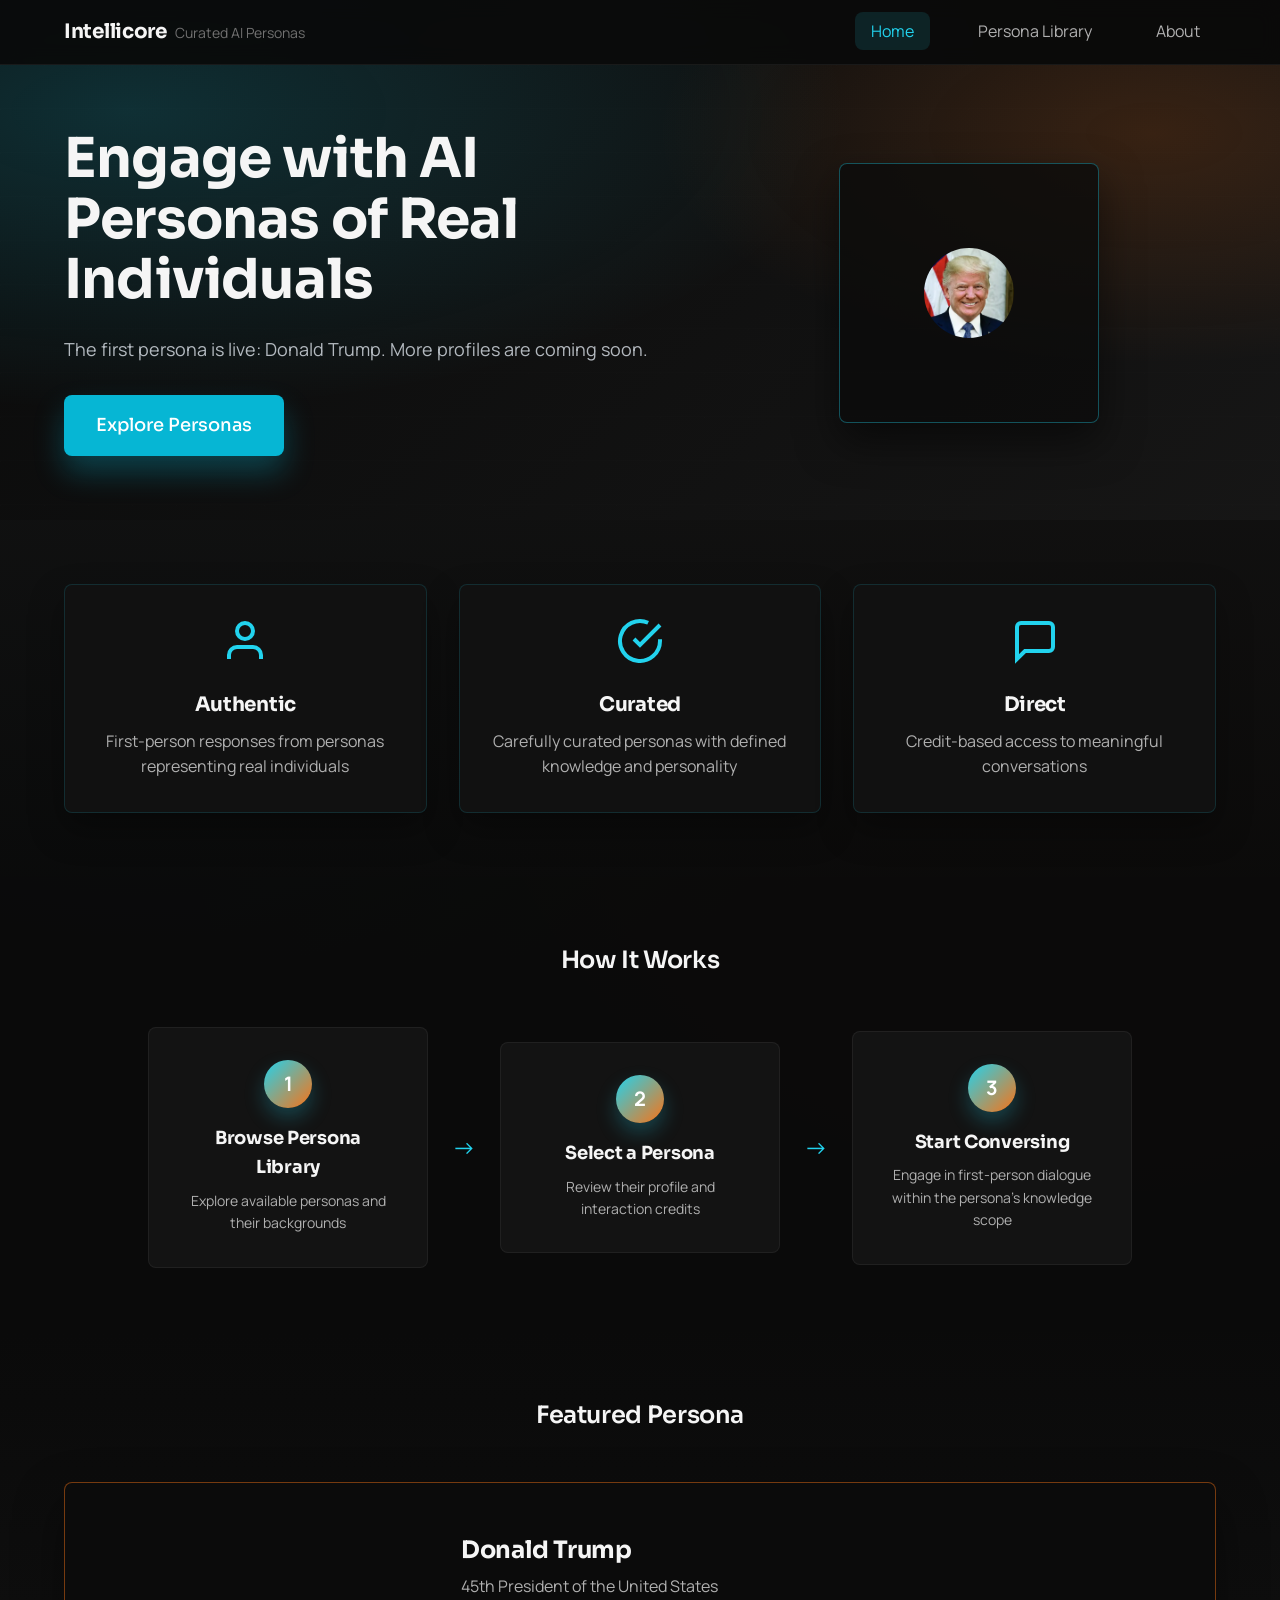
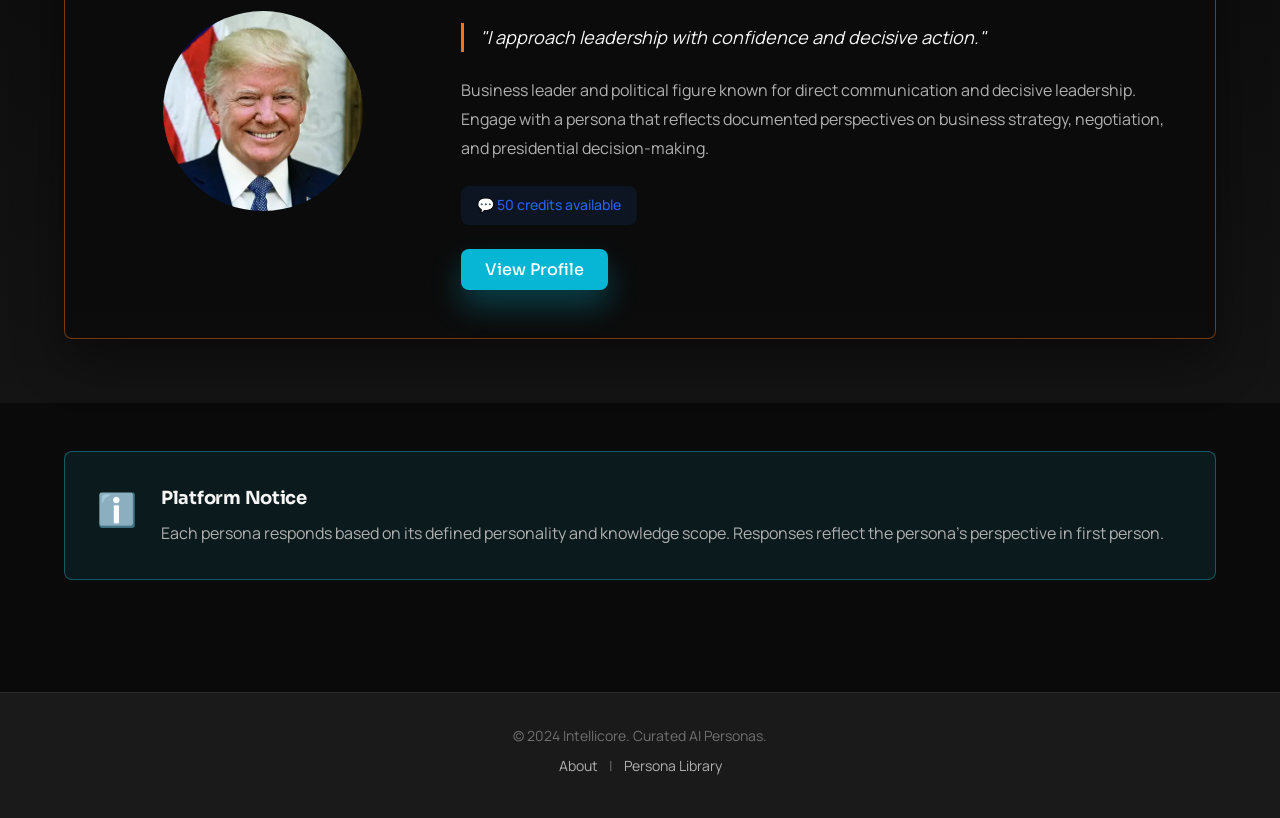
<file: index.html>
<!DOCTYPE html>
<html lang="en">
<head>
    <meta charset="UTF-8">
    <meta name="viewport" content="width=device-width, initial-scale=1.0">
    <title>Intellicore - Curated AI Personas</title>
    <link rel="preconnect" href="https://fonts.googleapis.com">
    <link rel="preconnect" href="https://fonts.gstatic.com" crossorigin>
    <link href="https://fonts.googleapis.com/css2?family=Manrope:wght@400;500;600&family=Sora:wght@500;700&display=swap" rel="stylesheet">
    <link rel="stylesheet" href="styles.css">
</head>
<body class="home-page">
    <!-- Navigation -->
    <nav class="navbar">
        <div class="nav-container">
            <div class="nav-brand">
                <a href="index.html" class="logo-link">
                    <h1 class="logo">Intellicore</h1>
                </a>
                <span class="tagline">Curated AI Personas</span>
            </div>
            <ul class="nav-links">
                <li><a href="index.html" class="active">Home</a></li>
                <li><a href="library.html">Persona Library</a></li>
                <li><a href="about.html">About</a></li>
            </ul>
        </div>
    </nav>

    <!-- Hero Section -->
    <section class="hero">
        <div class="container">
            <div class="hero-content">
                <h1 class="hero-title">Engage with AI Personas of Real Individuals</h1>
                <p class="hero-subtitle">The first persona is live: Donald Trump. More profiles are coming soon.</p>
                <a href="library.html" class="btn btn-primary btn-large">Explore Personas</a>
            </div>
            <div class="hero-visual">
                <div class="persona-grid-preview single-preview">
                    <div class="persona-preview-card">
                        <div class="preview-avatar trump-preview">DT</div>
                    </div>
                </div>
            </div>
        </div>
    </section>

    <!-- Value Proposition -->
    <section class="value-section">
        <div class="container">
            <div class="value-grid">
                <div class="value-card">
                    <div class="value-icon">
                        <svg width="48" height="48" viewBox="0 0 24 24" fill="none" stroke="currentColor" stroke-width="2">
                            <path d="M20 21v-2a4 4 0 0 0-4-4H8a4 4 0 0 0-4 4v2"></path>
                            <circle cx="12" cy="7" r="4"></circle>
                        </svg>
                    </div>
                    <h3>Authentic</h3>
                    <p>First-person responses from personas representing real individuals</p>
                </div>
                <div class="value-card">
                    <div class="value-icon">
                        <svg width="48" height="48" viewBox="0 0 24 24" fill="none" stroke="currentColor" stroke-width="2">
                            <path d="M22 11.08V12a10 10 0 1 1-5.93-9.14"></path>
                            <polyline points="22 4 12 14.01 9 11.01"></polyline>
                        </svg>
                    </div>
                    <h3>Curated</h3>
                    <p>Carefully curated personas with defined knowledge and personality</p>
                </div>
                <div class="value-card">
                    <div class="value-icon">
                        <svg width="48" height="48" viewBox="0 0 24 24" fill="none" stroke="currentColor" stroke-width="2">
                            <path d="M21 15a2 2 0 0 1-2 2H7l-4 4V5a2 2 0 0 1 2-2h14a2 2 0 0 1 2 2z"></path>
                        </svg>
                    </div>
                    <h3>Direct</h3>
                    <p>Credit-based access to meaningful conversations</p>
                </div>
            </div>
        </div>
    </section>

    <!-- How It Works -->
    <section class="how-it-works">
        <div class="container">
            <h2 class="section-title">How It Works</h2>
            <div class="steps-container">
                <div class="step-item">
                    <div class="step-number">1</div>
                    <h3>Browse Persona Library</h3>
                    <p>Explore available personas and their backgrounds</p>
                </div>
                <div class="step-arrow">→</div>
                <div class="step-item">
                    <div class="step-number">2</div>
                    <h3>Select a Persona</h3>
                    <p>Review their profile and interaction credits</p>
                </div>
                <div class="step-arrow">→</div>
                <div class="step-item">
                    <div class="step-number">3</div>
                    <h3>Start Conversing</h3>
                    <p>Engage in first-person dialogue within the persona's knowledge scope</p>
                </div>
            </div>
        </div>
    </section>

    <!-- Featured Persona -->
    <section class="featured-section">
        <div class="container">
            <h2 class="section-title">Featured Persona</h2>
            <div class="featured-persona">
                <div class="featured-image">
                    <div class="featured-avatar trump-avatar">DT</div>
                </div>
                <div class="featured-content">
                    <h2>Donald Trump</h2>
                    <p class="featured-title">45th President of the United States</p>
                    <blockquote class="featured-quote">
                        "I approach leadership with confidence and decisive action."
                    </blockquote>
                    <p class="featured-description">
                        Business leader and political figure known for direct communication and decisive leadership. 
                        Engage with a persona that reflects documented perspectives on business strategy, negotiation, 
                        and presidential decision-making.
                    </p>
                    <div class="featured-meta">
                        <span class="credit-badge">💬 50 credits available</span>
                    </div>
                    <a href="persona-trump.html" class="btn btn-primary">View Profile</a>
                </div>
            </div>
        </div>
    </section>

    <!-- Platform Notice -->
    <section class="notice-section">
        <div class="container">
            <div class="platform-notice">
                <div class="notice-icon">ℹ️</div>
                <div class="notice-content">
                    <h3>Platform Notice</h3>
                    <p>Each persona responds based on its defined personality and knowledge scope. Responses reflect the persona's perspective in first person.</p>
                </div>
            </div>
        </div>
    </section>

    <!-- Footer -->
    <footer class="footer">
        <div class="container">
            <p>&copy; 2024 Intellicore. Curated AI Personas.</p>
            <p class="footer-links">
                <a href="about.html">About</a> | 
                <a href="library.html">Persona Library</a>
            </p>
        </div>
    </footer>

    <script src="script.js"></script>
</body>
</html>
</file>
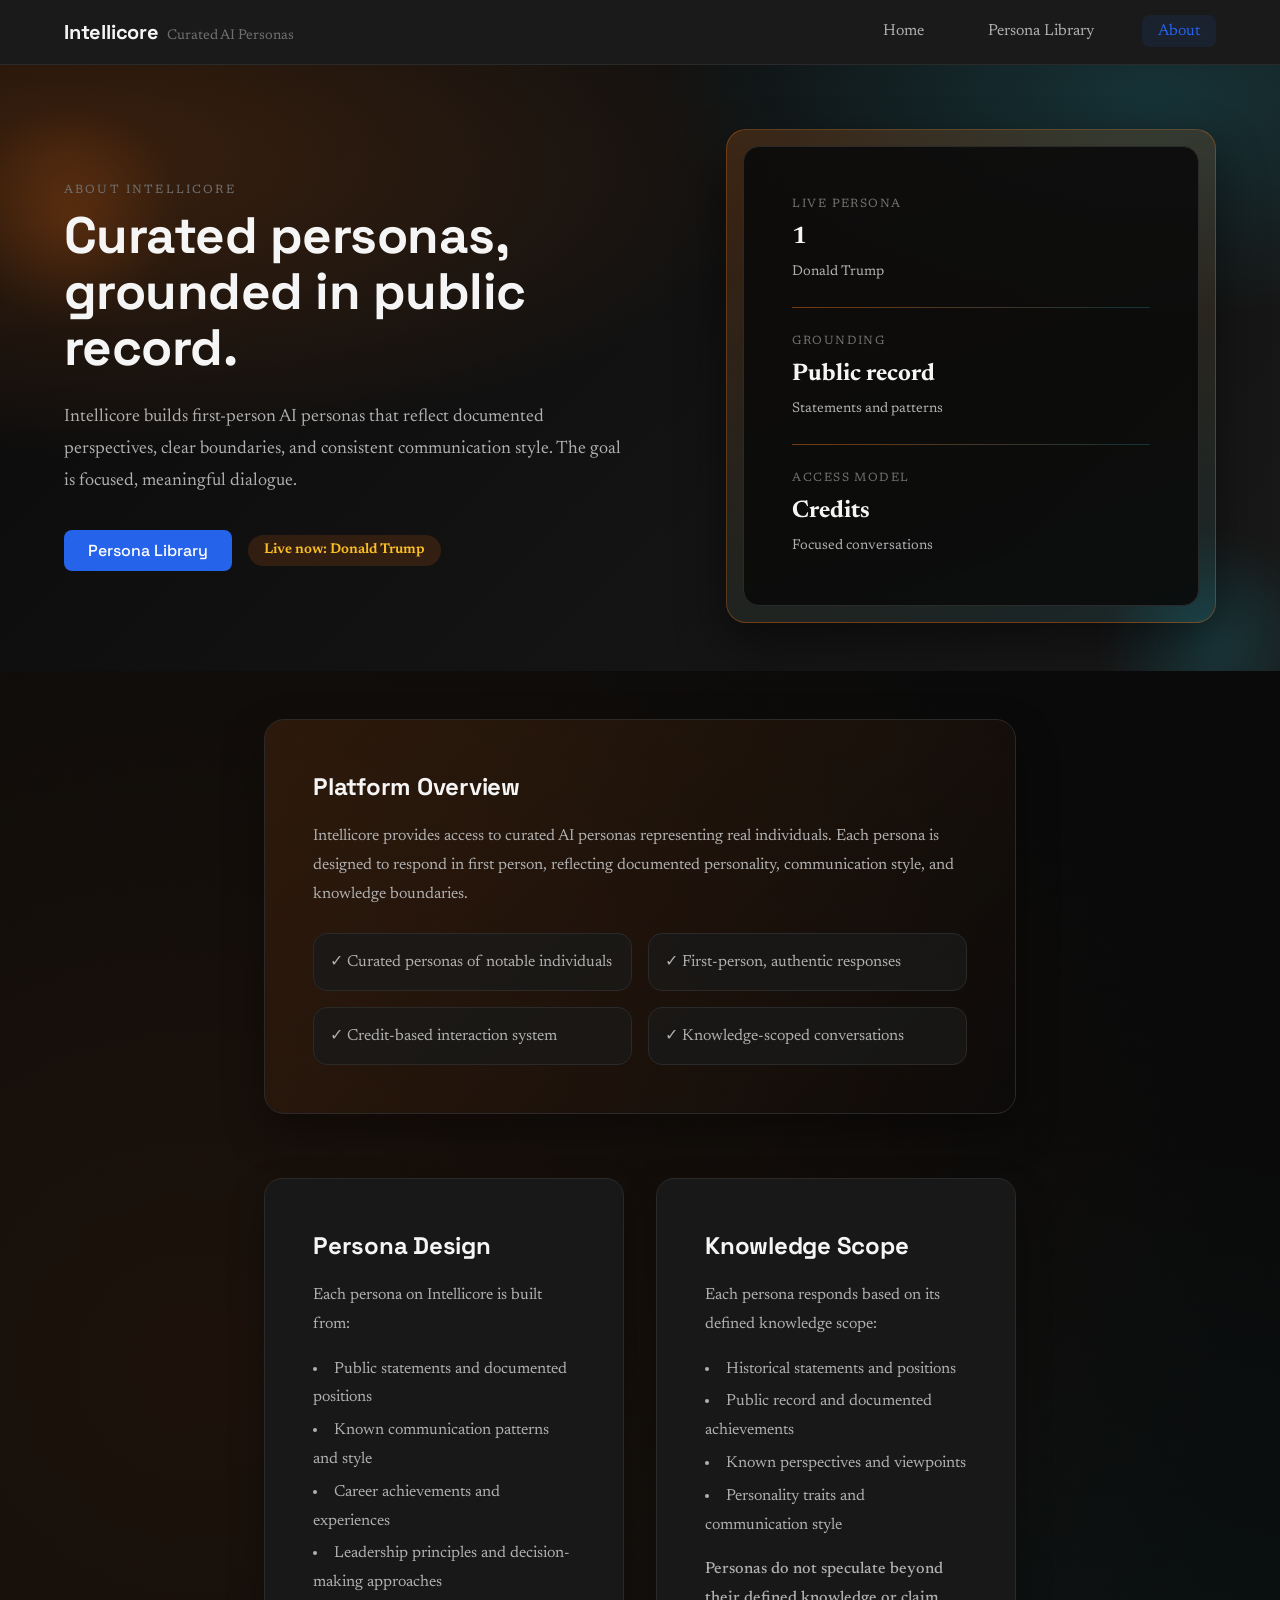
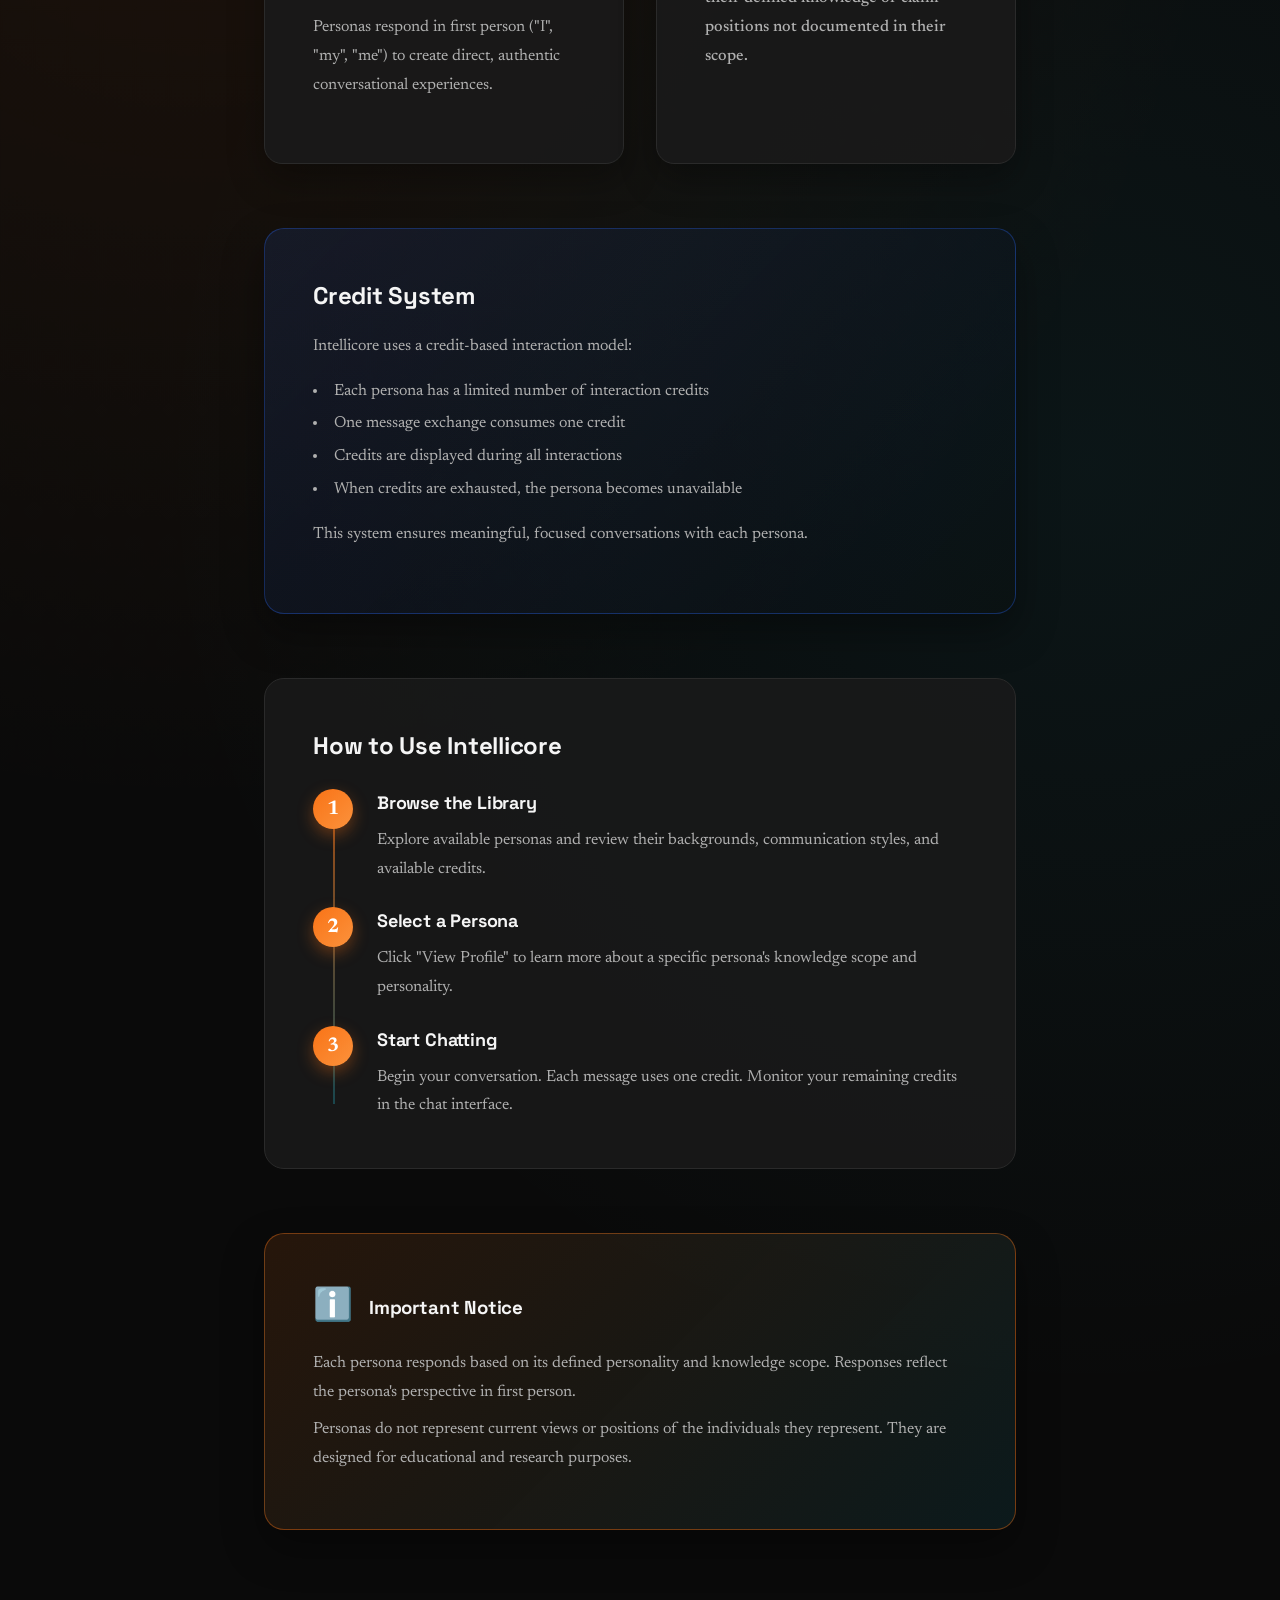
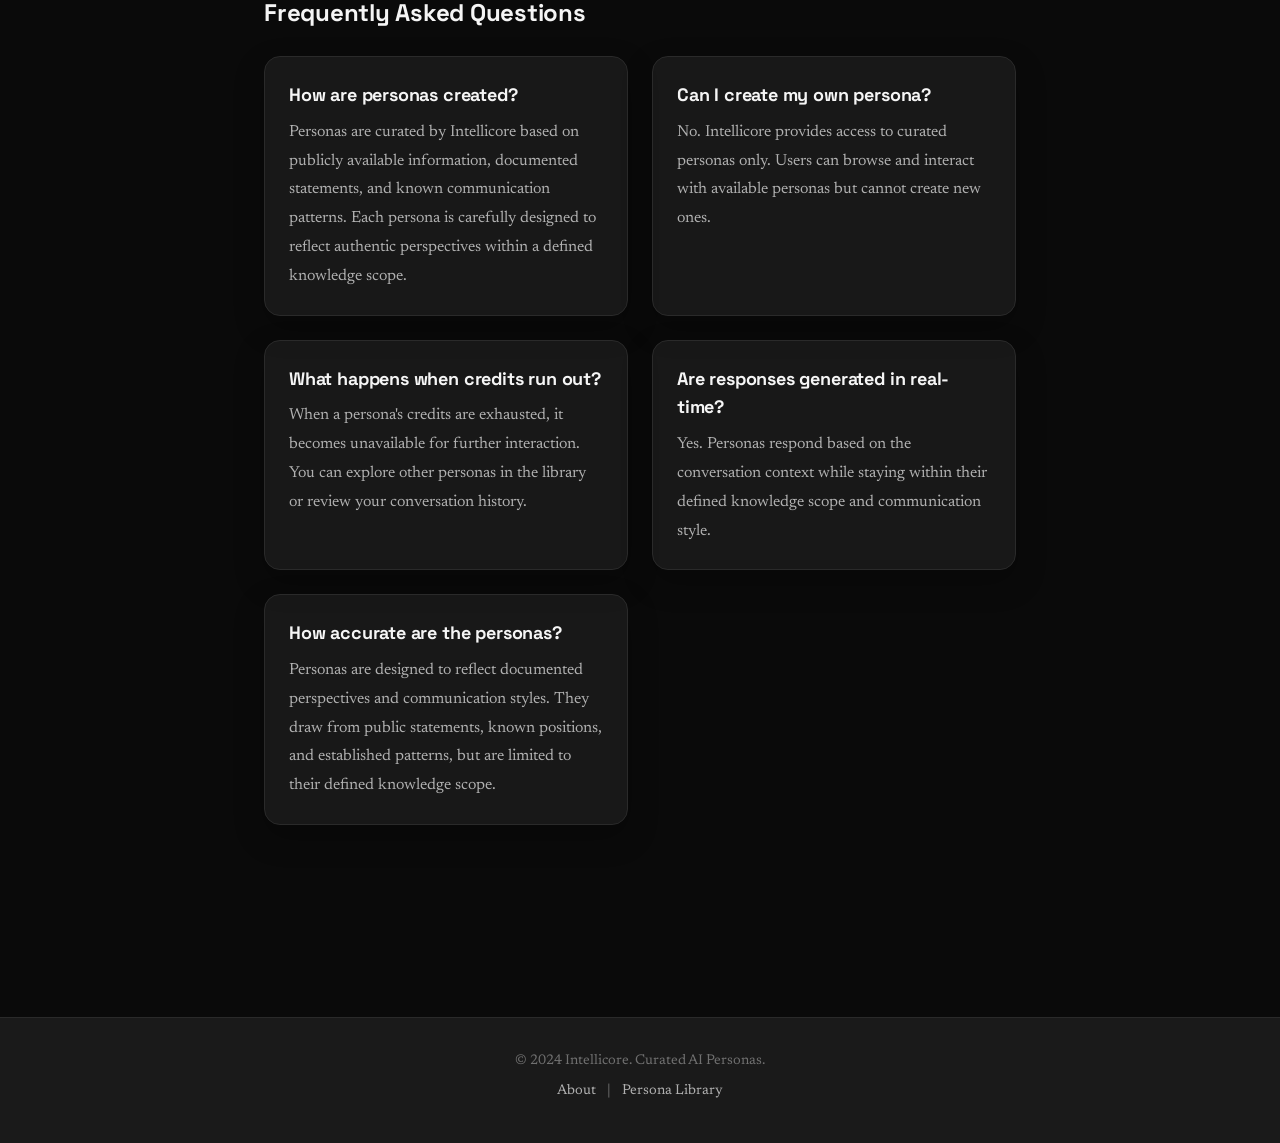
<file: about.html>
<!DOCTYPE html>
<html lang="en">
<head>
    <meta charset="UTF-8">
    <meta name="viewport" content="width=device-width, initial-scale=1.0">
    <title>About - Intellicore</title>
    <link rel="preconnect" href="https://fonts.googleapis.com">
    <link rel="preconnect" href="https://fonts.gstatic.com" crossorigin>
    <link href="https://fonts.googleapis.com/css2?family=Newsreader:opsz,wght@6..72,400;600&family=Space+Grotesk:wght@400;600;700&display=swap" rel="stylesheet">
    <link rel="stylesheet" href="styles.css">
</head>
<body class="about-page">
    <!-- Navigation -->
    <nav class="navbar">
        <div class="nav-container">
            <div class="nav-brand">
                <a href="index.html" class="logo-link">
                    <h1 class="logo">Intellicore</h1>
                </a>
                <span class="tagline">Curated AI Personas</span>
            </div>
            <ul class="nav-links">
                <li><a href="index.html">Home</a></li>
                <li><a href="library.html">Persona Library</a></li>
                <li><a href="about.html" class="active">About</a></li>
            </ul>
        </div>
    </nav>

    <!-- About Hero -->
    <section class="about-hero">
        <div class="container about-hero-grid">
            <div class="about-hero-content reveal delay-1">
                <p class="about-eyebrow">About Intellicore</p>
                <h1 class="about-title">Curated personas, grounded in public record.</h1>
                <p class="about-lede">
                    Intellicore builds first-person AI personas that reflect documented perspectives, clear boundaries,
                    and consistent communication style. The goal is focused, meaningful dialogue.
                </p>
                <div class="about-hero-actions">
                    <a href="library.html" class="btn btn-primary">Persona Library</a>
                    <span class="about-status">Live now: Donald Trump</span>
                </div>
            </div>
            <div class="about-hero-card reveal delay-2">
                <div class="about-hero-card-inner">
                    <div class="about-metric">
                        <span class="metric-label">Live persona</span>
                        <span class="metric-value">1</span>
                        <span class="metric-sub">Donald Trump</span>
                    </div>
                    <div class="about-divider"></div>
                    <div class="about-metric">
                        <span class="metric-label">Grounding</span>
                        <span class="metric-value">Public record</span>
                        <span class="metric-sub">Statements and patterns</span>
                    </div>
                    <div class="about-divider"></div>
                    <div class="about-metric">
                        <span class="metric-label">Access model</span>
                        <span class="metric-value">Credits</span>
                        <span class="metric-sub">Focused conversations</span>
                    </div>
                </div>
            </div>
        </div>
    </section>

    <!-- Page Content -->
    <section class="content-page about-content">
        <div class="container-narrow">
            <div class="content-section overview-section reveal delay-1">
                <h2>Platform Overview</h2>
                <p>
                    Intellicore provides access to curated AI personas representing real individuals. Each persona
                    is designed to respond in first person, reflecting documented personality, communication style,
                    and knowledge boundaries.
                </p>
                <div class="platform-features">
                    <div class="feature-check">✓ Curated personas of notable individuals</div>
                    <div class="feature-check">✓ First-person, authentic responses</div>
                    <div class="feature-check">✓ Credit-based interaction system</div>
                    <div class="feature-check">✓ Knowledge-scoped conversations</div>
                </div>
            </div>

            <div class="content-section duo-section">
                <div class="duo-grid">
                    <div class="duo-card reveal delay-1">
                        <h2>Persona Design</h2>
                        <p>Each persona on Intellicore is built from:</p>
                        <ul class="content-list">
                            <li>Public statements and documented positions</li>
                            <li>Known communication patterns and style</li>
                            <li>Career achievements and experiences</li>
                            <li>Leadership principles and decision-making approaches</li>
                        </ul>
                        <p>
                            Personas respond in first person ("I", "my", "me") to create direct, authentic conversational experiences.
                        </p>
                    </div>
                    <div class="duo-card reveal delay-2">
                        <h2>Knowledge Scope</h2>
                        <p>Each persona responds based on its defined knowledge scope:</p>
                        <ul class="content-list">
                            <li>Historical statements and positions</li>
                            <li>Public record and documented achievements</li>
                            <li>Known perspectives and viewpoints</li>
                            <li>Personality traits and communication style</li>
                        </ul>
                        <p class="emphasis">
                            Personas do not speculate beyond their defined knowledge or claim positions not documented in their scope.
                        </p>
                    </div>
                </div>
            </div>

            <div class="content-section credit-section reveal delay-1">
                <div class="credit-panel">
                    <h2>Credit System</h2>
                    <p>Intellicore uses a credit-based interaction model:</p>
                    <ul class="content-list">
                        <li>Each persona has a limited number of interaction credits</li>
                        <li>One message exchange consumes one credit</li>
                        <li>Credits are displayed during all interactions</li>
                        <li>When credits are exhausted, the persona becomes unavailable</li>
                    </ul>
                    <p>
                        This system ensures meaningful, focused conversations with each persona.
                    </p>
                </div>
            </div>

            <div class="content-section usage-section reveal delay-1">
                <h2>How to Use Intellicore</h2>
                <div class="usage-steps">
                    <div class="usage-step reveal delay-1">
                        <div class="step-number">1</div>
                        <div class="step-content">
                            <h3>Browse the Library</h3>
                            <p>Explore available personas and review their backgrounds, communication styles, and available credits.</p>
                        </div>
                    </div>
                    <div class="usage-step reveal delay-2">
                        <div class="step-number">2</div>
                        <div class="step-content">
                            <h3>Select a Persona</h3>
                            <p>Click "View Profile" to learn more about a specific persona's knowledge scope and personality.</p>
                        </div>
                    </div>
                    <div class="usage-step reveal delay-3">
                        <div class="step-number">3</div>
                        <div class="step-content">
                            <h3>Start Chatting</h3>
                            <p>Begin your conversation. Each message uses one credit. Monitor your remaining credits in the chat interface.</p>
                        </div>
                    </div>
                </div>
            </div>

            <div class="content-section notice-section-alt reveal delay-2">
                <div class="important-notice">
                    <div class="notice-header">
                        <div class="notice-icon">ℹ️</div>
                        <h3>Important Notice</h3>
                    </div>
                    <div class="notice-body">
                        <p>
                            Each persona responds based on its defined personality and knowledge scope.
                            Responses reflect the persona's perspective in first person.
                        </p>
                        <p>
                            Personas do not represent current views or positions of the individuals they represent.
                            They are designed for educational and research purposes.
                        </p>
                    </div>
                </div>
            </div>

            <div class="content-section faq-section">
                <h2>Frequently Asked Questions</h2>

                <div class="faq-grid">
                    <div class="faq-item reveal delay-1">
                        <h3>How are personas created?</h3>
                        <p>
                            Personas are curated by Intellicore based on publicly available information, documented
                            statements, and known communication patterns. Each persona is carefully designed to reflect
                            authentic perspectives within a defined knowledge scope.
                        </p>
                    </div>

                    <div class="faq-item reveal delay-2">
                        <h3>Can I create my own persona?</h3>
                        <p>
                            No. Intellicore provides access to curated personas only. Users can browse and interact
                            with available personas but cannot create new ones.
                        </p>
                    </div>

                    <div class="faq-item reveal delay-3">
                        <h3>What happens when credits run out?</h3>
                        <p>
                            When a persona's credits are exhausted, it becomes unavailable for further interaction.
                            You can explore other personas in the library or review your conversation history.
                        </p>
                    </div>

                    <div class="faq-item reveal delay-1">
                        <h3>Are responses generated in real-time?</h3>
                        <p>
                            Yes. Personas respond based on the conversation context while staying within their
                            defined knowledge scope and communication style.
                        </p>
                    </div>

                    <div class="faq-item reveal delay-2">
                        <h3>How accurate are the personas?</h3>
                        <p>
                            Personas are designed to reflect documented perspectives and communication styles.
                            They draw from public statements, known positions, and established patterns, but are
                            limited to their defined knowledge scope.
                        </p>
                    </div>
                </div>
            </div>
        </div>
    </section>

    <!-- Footer -->
    <footer class="footer">
        <div class="container">
            <p>&copy; 2024 Intellicore. Curated AI Personas.</p>
            <p class="footer-links">
                <a href="about.html">About</a> | 
                <a href="library.html">Persona Library</a>
            </p>
        </div>
    </footer>

    <script src="script.js"></script>
</body>
</html>
</file>
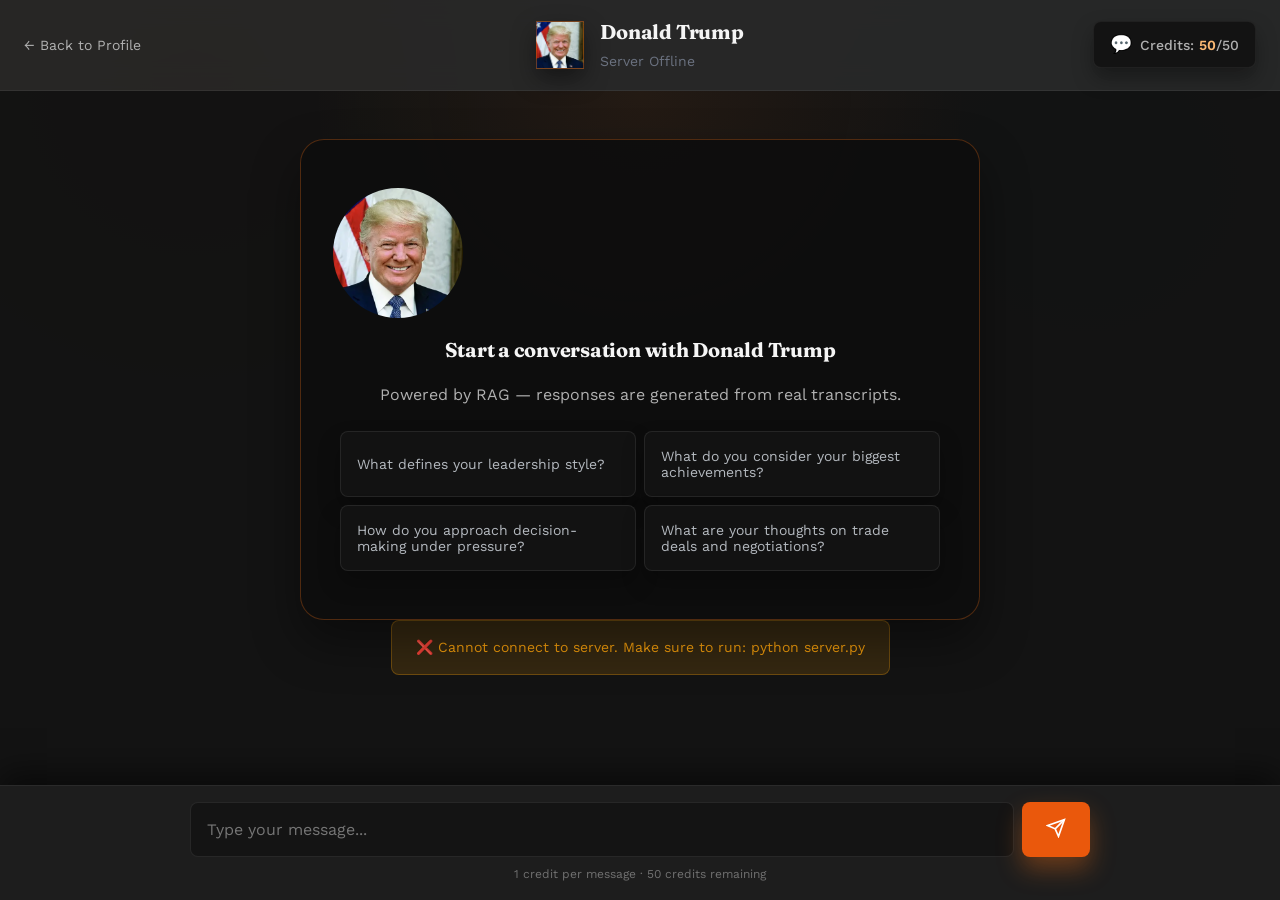
<file: chat.html>
<!DOCTYPE html>
<html lang="en">
<head>
    <meta charset="UTF-8">
    <meta name="viewport" content="width=device-width, initial-scale=1.0">
    <title>Chat with Donald Trump - Intellicore</title>
    <link rel="preconnect" href="https://fonts.googleapis.com">
    <link rel="preconnect" href="https://fonts.gstatic.com" crossorigin>
    <link href="https://fonts.googleapis.com/css2?family=Fraunces:opsz,wght@9..144,500;700&family=Work+Sans:wght@400;500;600&display=swap" rel="stylesheet">
    <link rel="stylesheet" href="styles.css">
    <style>
        /* Typing animation for streaming */
        .typing-dots {
            animation: pulse 1s ease-in-out infinite;
            color: var(--color-text-muted);
            letter-spacing: 2px;
        }
        @keyframes pulse {
            0%, 100% { opacity: 0.4; }
            50% { opacity: 1; }
        }
    </style>
</head>
<body class="chat-body chat-page">
    <!-- Chat Header -->
    <div class="chat-header">
        <div class="chat-header-left">
            <a href="persona-trump.html" class="back-link">← Back to Profile</a>
        </div>
        <div class="chat-header-center">
            <div class="chat-persona-avatar trump-avatar">DT</div>
            <div class="chat-persona-info">
                <h2 class="chat-persona-name">Donald Trump</h2>
                <span class="chat-persona-status" id="serverStatus">Connecting...</span>
            </div>
        </div>
        <div class="chat-header-right">
            <div class="credit-counter" id="creditCounter">
                <span class="credit-icon">💬</span>
                <span class="credit-text">Credits: <span id="creditCount">50</span>/<span id="creditMax">50</span></span>
            </div>
        </div>
    </div>

    <!-- Messages Area -->
    <div class="messages-container" id="messagesContainer">
        <div class="messages-area" id="messagesArea">
            <!-- Welcome Message -->
            <div class="chat-welcome">
                <div class="persona-avatar large trump-avatar">DT</div>
                <h3>Start a conversation with Donald Trump</h3>
                <p>Powered by RAG — responses are generated from real transcripts.</p>
                <div class="suggested-questions">
                    <button class="suggestion-btn" data-question="What defines your leadership style?">
                        What defines your leadership style?
                    </button>
                    <button class="suggestion-btn" data-question="What do you consider your biggest achievements?">
                        What do you consider your biggest achievements?
                    </button>
                    <button class="suggestion-btn" data-question="How do you approach decision-making under pressure?">
                        How do you approach decision-making under pressure?
                    </button>
                    <button class="suggestion-btn" data-question="What are your thoughts on trade deals and negotiations?">
                        What are your thoughts on trade deals and negotiations?
                    </button>
                </div>
            </div>
        </div>
    </div>

    <!-- Input Area -->
    <div class="chat-input-area" id="chatInputArea">
        <div class="input-container">
            <input 
                type="text" 
                class="message-input" 
                id="messageInput"
                placeholder="Type your message..."
                autocomplete="off"
            >
            <button class="send-button" id="sendButton">
                <svg width="20" height="20" viewBox="0 0 24 24" fill="none" stroke="currentColor" stroke-width="2">
                    <line x1="22" y1="2" x2="11" y2="13"></line>
                    <polygon points="22 2 15 22 11 13 2 9 22 2"></polygon>
                </svg>
            </button>
        </div>
        <div class="input-info">
            <span id="inputStatus">1 credit per message · <span id="remainingCredits">50</span> credits remaining</span>
        </div>
    </div>

    <!-- Credits Exhausted Modal -->
    <div class="modal" id="creditsModal" style="display: none;">
        <div class="modal-content">
            <h2>Credits Exhausted</h2>
            <p>You've used all 50 credits for this persona.</p>
            <p>Explore other personas in the library or review your conversation history.</p>
            <div class="modal-actions">
                <button class="btn btn-secondary" onclick="closeModal()">View Conversation</button>
                <a href="library.html" class="btn btn-primary">Persona Library</a>
            </div>
        </div>
    </div>

    <script src="script.js"></script>
    <script src="chat.js"></script>
    <script>
        // Update server status indicator
        async function updateStatusIndicator() {
            const statusEl = document.getElementById("serverStatus");
            try {
                const baseUrl = window.API_BASE || (window.location.origin && window.location.origin !== "null"
                    ? window.location.origin
                    : "http://localhost:5000");
                const res = await fetch(`${baseUrl}/api/status`, { credentials: "include" });
                const data = await res.json();
                if (data.status === "ok" && data.model_available) {
                    statusEl.textContent = "Active";
                    statusEl.style.color = "var(--color-success)";
                } else if (data.status === "ok") {
                    statusEl.textContent = "Model Missing";
                    statusEl.style.color = "var(--color-warning)";
                }
            } catch {
                statusEl.textContent = "Server Offline";
                statusEl.style.color = "var(--color-locked)";
            }
        }
        updateStatusIndicator();
    </script>
</body>
</html>
</file>
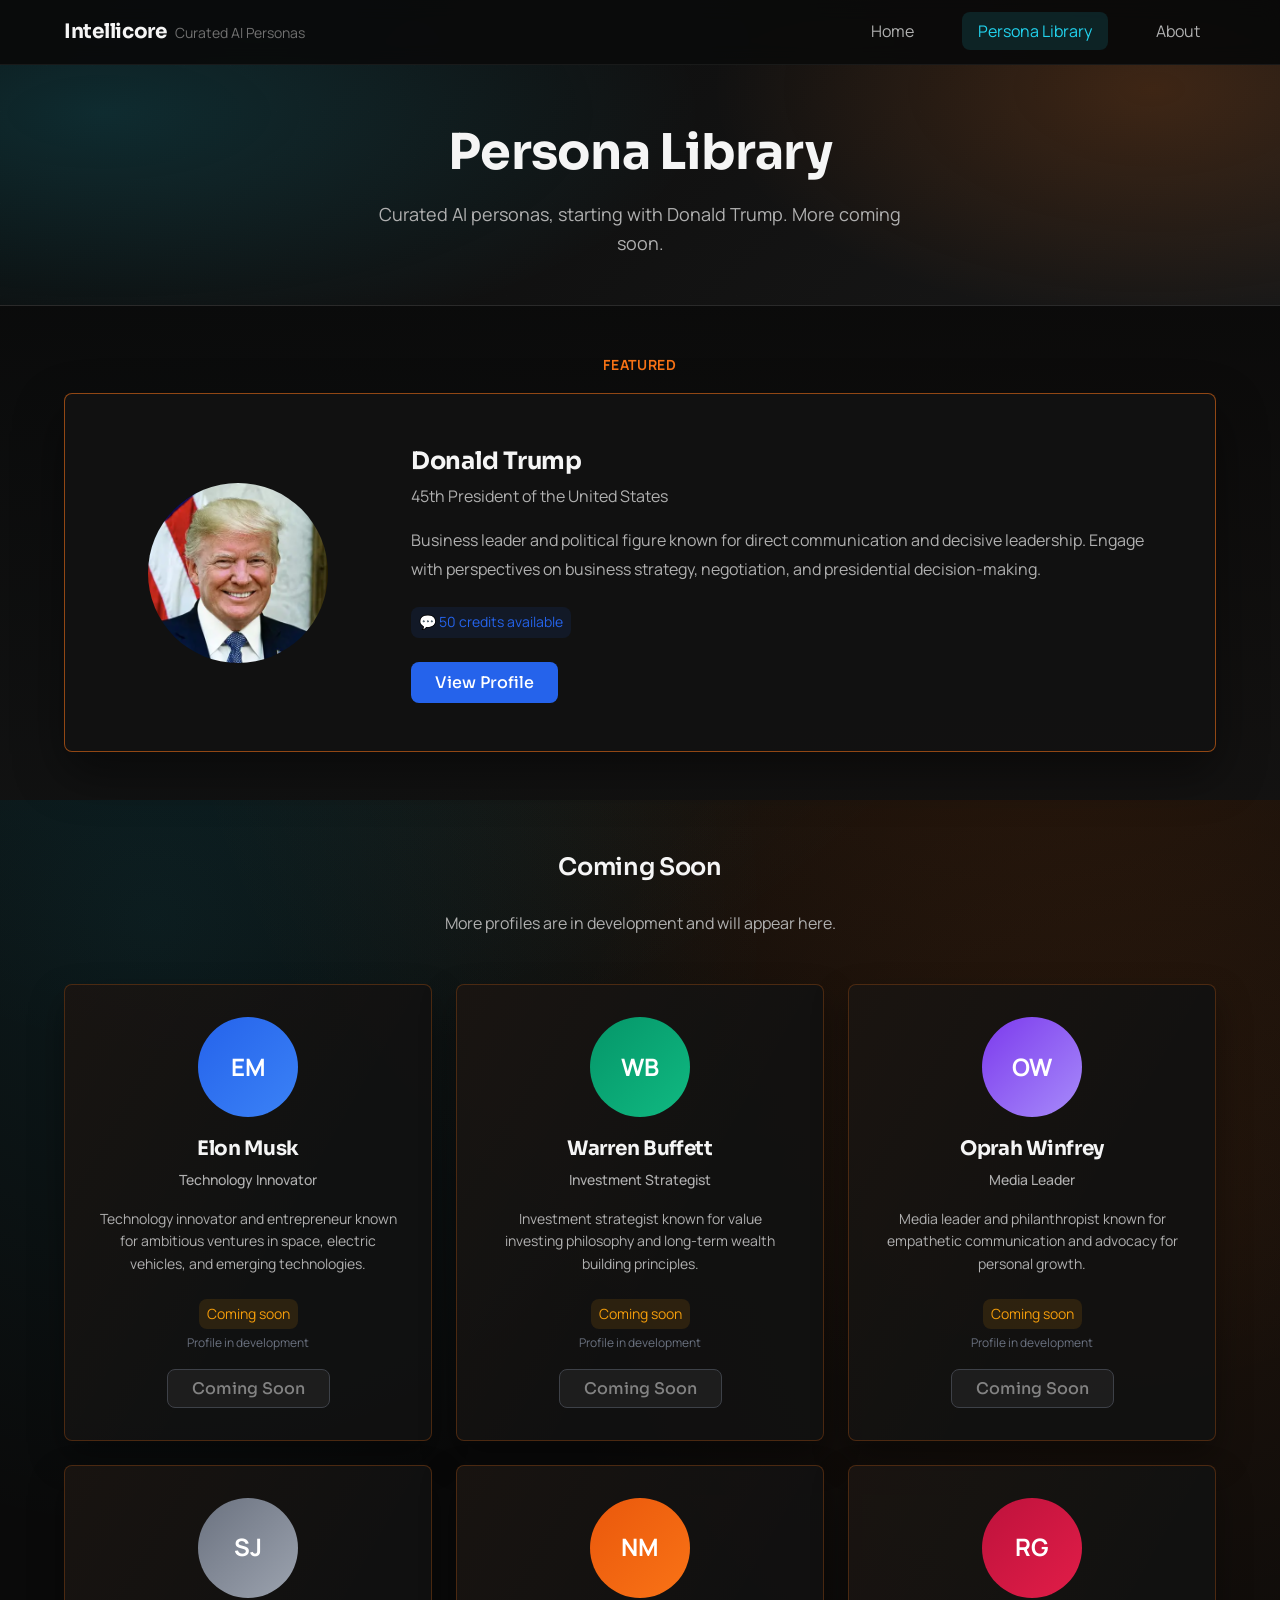
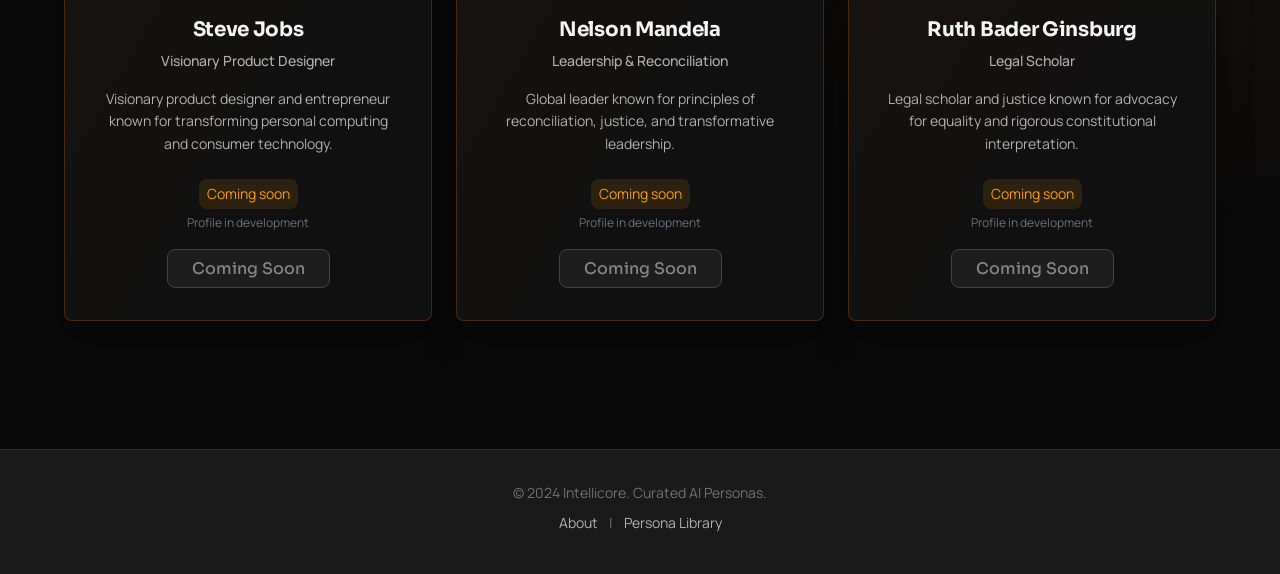
<file: library.html>
<!DOCTYPE html>
<html lang="en">
<head>
    <meta charset="UTF-8">
    <meta name="viewport" content="width=device-width, initial-scale=1.0">
    <title>Persona Library - Intellicore</title>
    <link rel="preconnect" href="https://fonts.googleapis.com">
    <link rel="preconnect" href="https://fonts.gstatic.com" crossorigin>
    <link href="https://fonts.googleapis.com/css2?family=Manrope:wght@400;500;600&family=Sora:wght@500;700&display=swap" rel="stylesheet">
    <link rel="stylesheet" href="styles.css">
</head>
<body class="library-page">
    <!-- Navigation -->
    <nav class="navbar">
        <div class="nav-container">
            <div class="nav-brand">
                <a href="index.html" class="logo-link">
                    <h1 class="logo">Intellicore</h1>
                </a>
                <span class="tagline">Curated AI Personas</span>
            </div>
            <ul class="nav-links">
                <li><a href="index.html">Home</a></li>
                <li><a href="library.html" class="active">Persona Library</a></li>
                <li><a href="about.html">About</a></li>
            </ul>
        </div>
    </nav>

    <!-- Page Header -->
    <section class="page-header">
        <div class="container">
            <h1 class="page-title">Persona Library</h1>
            <p class="page-subtitle">Curated AI personas, starting with Donald Trump. More coming soon.</p>
        </div>
    </section>

    <!-- Featured Persona -->
    <section class="library-featured">
        <div class="container">
            <div class="featured-label">FEATURED</div>
            <div class="persona-card-large featured-card">
                <div class="persona-card-image">
                    <div class="persona-avatar large trump-avatar">DT</div>
                </div>
                <div class="persona-card-content">
                    <h2 class="persona-card-name">Donald Trump</h2>
                    <p class="persona-card-title">45th President of the United States</p>
                    <p class="persona-card-description">
                        Business leader and political figure known for direct communication and decisive leadership. 
                        Engage with perspectives on business strategy, negotiation, and presidential decision-making.
                    </p>
                    <div class="persona-card-meta">
                        <span class="credit-indicator available">💬 50 credits available</span>
                    </div>
                    <a href="persona-trump.html" class="btn btn-primary">View Profile</a>
                </div>
            </div>
        </div>
    </section>

    <!-- Available Personas -->
    <section class="personas-grid-section">
        <div class="container">
            <h2 class="section-title">Coming Soon</h2>
            <p class="section-subtitle">More profiles are in development and will appear here.</p>
            
            <div class="personas-grid">
                <!-- Elon Musk -->
                <div class="persona-card locked coming-soon">
                    <div class="persona-avatar">EM</div>
                    <h3 class="persona-name">Elon Musk</h3>
                    <p class="persona-role">Technology Innovator</p>
                    <p class="persona-description">
                        Technology innovator and entrepreneur known for ambitious ventures in space, electric vehicles, and emerging technologies.
                    </p>
                    <div class="persona-credits">
                        <span class="credit-indicator coming-soon">Coming soon</span>
                        <span class="lock-badge">Profile in development</span>
                    </div>
                    <button class="btn btn-secondary" disabled>Coming Soon</button>
                </div>

                <!-- Warren Buffett -->
                <div class="persona-card locked coming-soon">
                    <div class="persona-avatar buffett-avatar">WB</div>
                    <h3 class="persona-name">Warren Buffett</h3>
                    <p class="persona-role">Investment Strategist</p>
                    <p class="persona-description">
                        Investment strategist known for value investing philosophy and long-term wealth building principles.
                    </p>
                    <div class="persona-credits">
                        <span class="credit-indicator coming-soon">Coming soon</span>
                        <span class="lock-badge">Profile in development</span>
                    </div>
                    <button class="btn btn-secondary" disabled>Coming Soon</button>
                </div>

                <!-- Oprah Winfrey -->
                <div class="persona-card locked coming-soon">
                    <div class="persona-avatar oprah-avatar">OW</div>
                    <h3 class="persona-name">Oprah Winfrey</h3>
                    <p class="persona-role">Media Leader</p>
                    <p class="persona-description">
                        Media leader and philanthropist known for empathetic communication and advocacy for personal growth.
                    </p>
                    <div class="persona-credits">
                        <span class="credit-indicator coming-soon">Coming soon</span>
                        <span class="lock-badge">Profile in development</span>
                    </div>
                    <button class="btn btn-secondary" disabled>Coming Soon</button>
                </div>

                <!-- Steve Jobs -->
                <div class="persona-card locked coming-soon">
                    <div class="persona-avatar jobs-avatar">SJ</div>
                    <h3 class="persona-name">Steve Jobs</h3>
                    <p class="persona-role">Visionary Product Designer</p>
                    <p class="persona-description">
                        Visionary product designer and entrepreneur known for transforming personal computing and consumer technology.
                    </p>
                    <div class="persona-credits">
                        <span class="credit-indicator coming-soon">Coming soon</span>
                        <span class="lock-badge">Profile in development</span>
                    </div>
                    <button class="btn btn-secondary" disabled>Coming Soon</button>
                </div>

                <!-- Nelson Mandela -->
                <div class="persona-card locked coming-soon">
                    <div class="persona-avatar mandela-avatar">NM</div>
                    <h3 class="persona-name">Nelson Mandela</h3>
                    <p class="persona-role">Leadership & Reconciliation</p>
                    <p class="persona-description">
                        Global leader known for principles of reconciliation, justice, and transformative leadership.
                    </p>
                    <div class="persona-credits">
                        <span class="credit-indicator coming-soon">Coming soon</span>
                        <span class="lock-badge">Profile in development</span>
                    </div>
                    <button class="btn btn-secondary" disabled>Coming Soon</button>
                </div>

                <!-- Ruth Bader Ginsburg -->
                <div class="persona-card locked coming-soon">
                    <div class="persona-avatar rbg-avatar">RG</div>
                    <h3 class="persona-name">Ruth Bader Ginsburg</h3>
                    <p class="persona-role">Legal Scholar</p>
                    <p class="persona-description">
                        Legal scholar and justice known for advocacy for equality and rigorous constitutional interpretation.
                    </p>
                    <div class="persona-credits">
                        <span class="credit-indicator coming-soon">Coming soon</span>
                        <span class="lock-badge">Profile in development</span>
                    </div>
                    <button class="btn btn-secondary" disabled>Coming Soon</button>
                </div>
            </div>
        </div>
    </section>

    <!-- Footer -->
    <footer class="footer">
        <div class="container">
            <p>&copy; 2024 Intellicore. Curated AI Personas.</p>
            <p class="footer-links">
                <a href="about.html">About</a> | 
                <a href="library.html">Persona Library</a>
            </p>
        </div>
    </footer>

    <script src="script.js"></script>
</body>
</html>
</file>
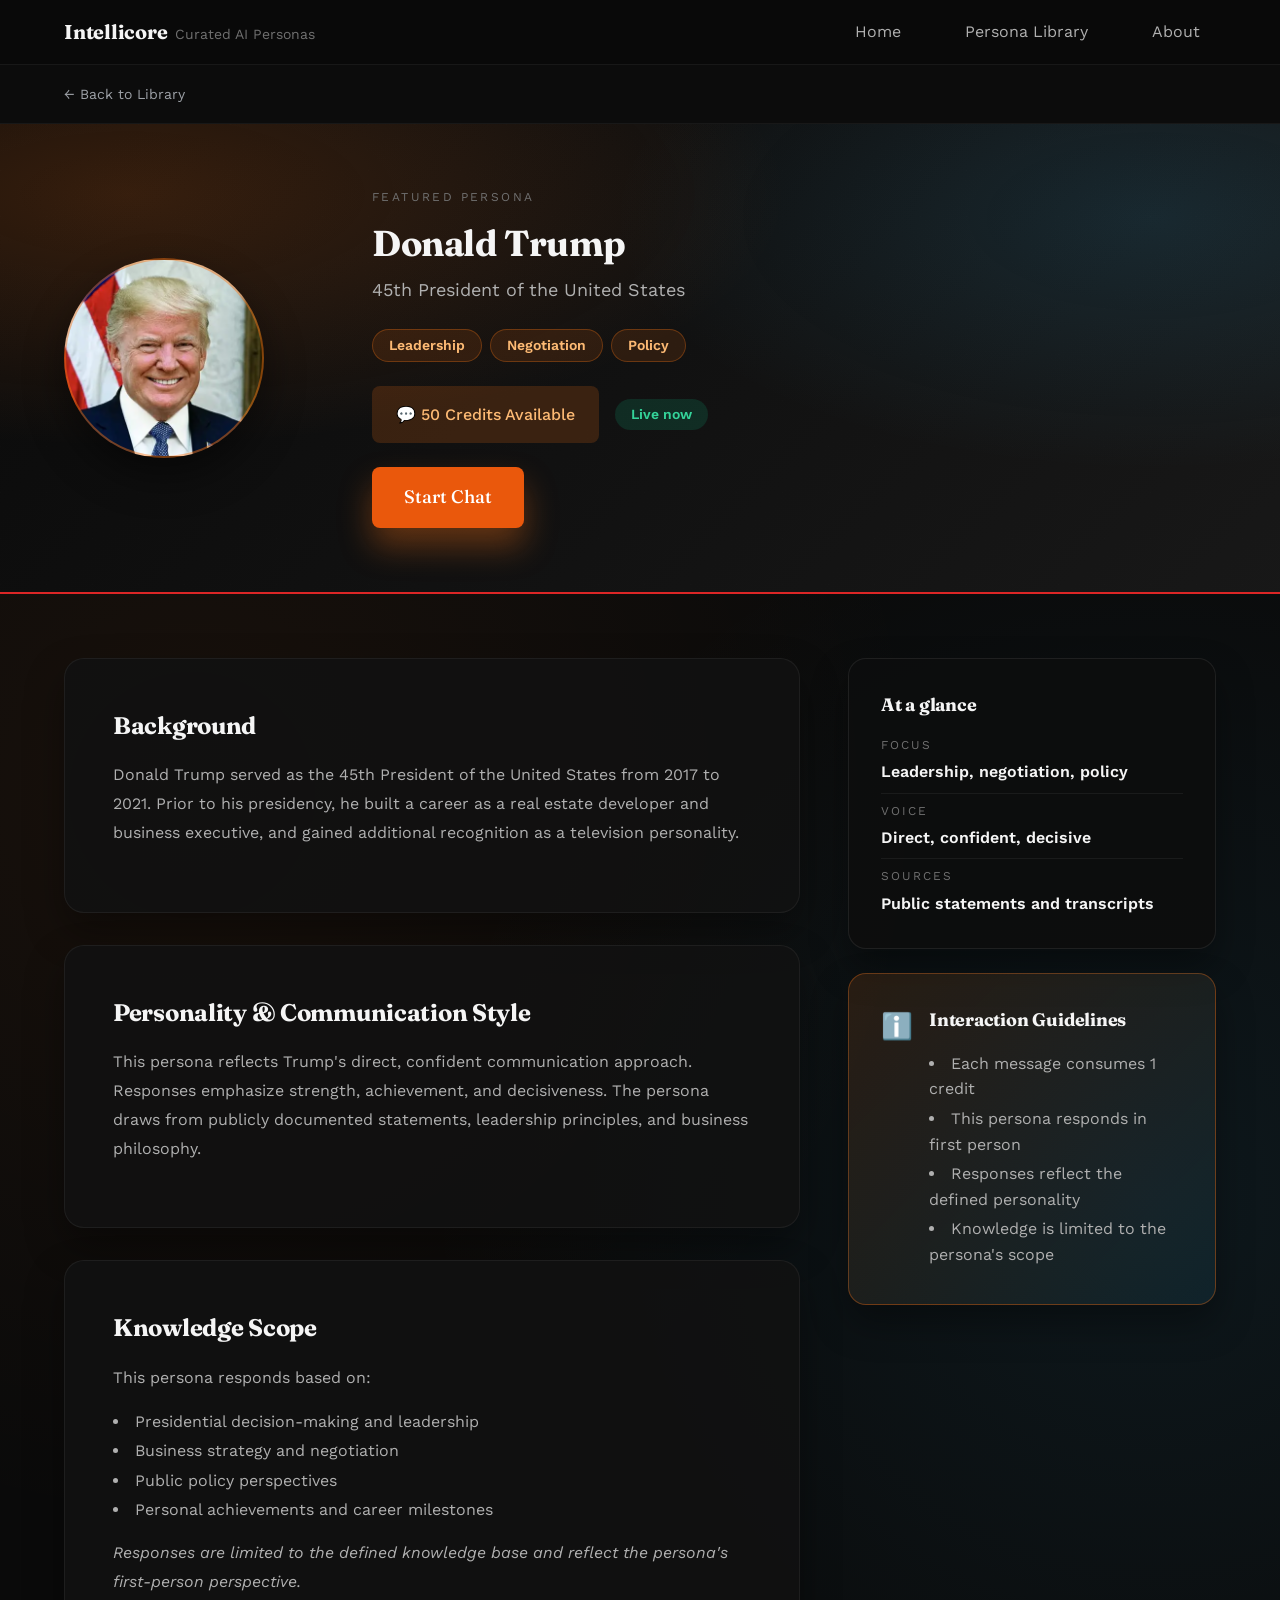
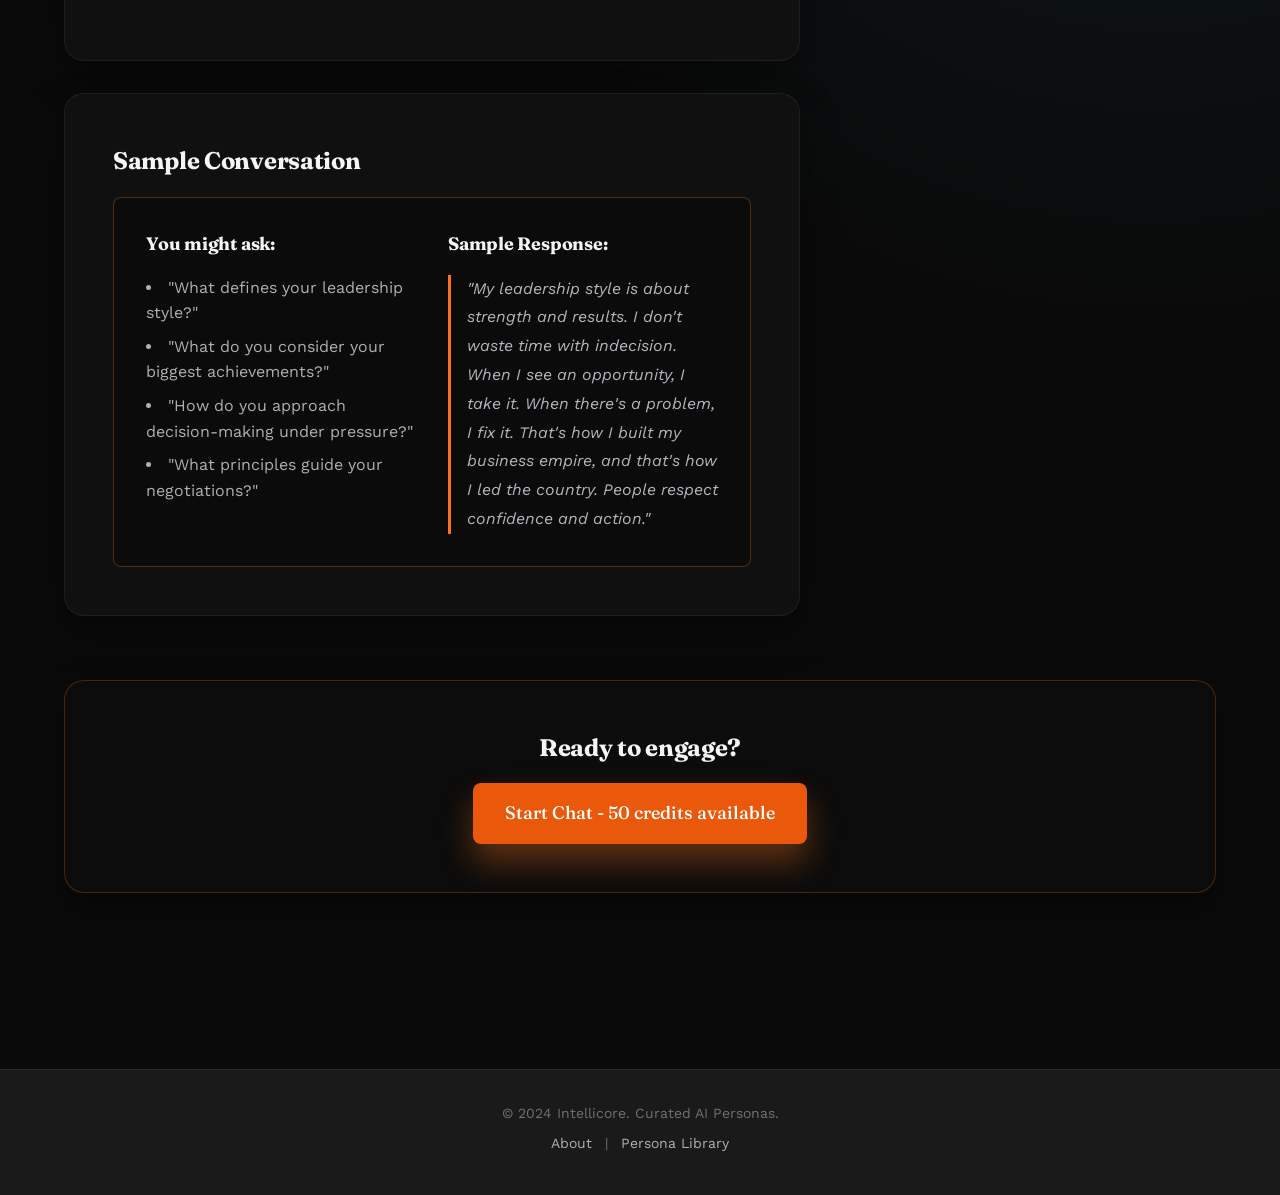
<file: persona-trump.html>
<!DOCTYPE html>
<html lang="en">
<head>
    <meta charset="UTF-8">
    <meta name="viewport" content="width=device-width, initial-scale=1.0">
    <title>Donald Trump - Intellicore</title>
    <link rel="preconnect" href="https://fonts.googleapis.com">
    <link rel="preconnect" href="https://fonts.gstatic.com" crossorigin>
    <link href="https://fonts.googleapis.com/css2?family=Fraunces:opsz,wght@9..144,500;700&family=Work+Sans:wght@400;500;600&display=swap" rel="stylesheet">
    <link rel="stylesheet" href="styles.css">
</head>
<body class="profile-page trump-profile">
    <!-- Navigation -->
    <nav class="navbar">
        <div class="nav-container">
            <div class="nav-brand">
                <a href="index.html" class="logo-link">
                    <h1 class="logo">Intellicore</h1>
                </a>
                <span class="tagline">Curated AI Personas</span>
            </div>
            <ul class="nav-links">
                <li><a href="index.html">Home</a></li>
                <li><a href="library.html">Persona Library</a></li>
                <li><a href="about.html">About</a></li>
            </ul>
        </div>
    </nav>

    <!-- Back Navigation -->
    <div class="back-nav">
        <div class="container">
            <a href="library.html" class="back-link">← Back to Library</a>
        </div>
    </div>

    <!-- Persona Header -->
    <section class="persona-header trump-header">
        <div class="container">
            <div class="persona-header-content">
                <div class="persona-header-image">
                    <div class="persona-avatar xlarge trump-avatar">DT</div>
                </div>
                <div class="persona-header-info">
                    <p class="profile-eyebrow">Featured Persona</p>
                    <h1 class="persona-header-name">Donald Trump</h1>
                    <p class="persona-header-title">45th President of the United States</p>
                    <div class="profile-tags">
                        <span class="profile-tag">Leadership</span>
                        <span class="profile-tag">Negotiation</span>
                        <span class="profile-tag">Policy</span>
                    </div>
                    <div class="persona-header-meta">
                        <span class="credit-badge large">💬 50 Credits Available</span>
                        <span class="profile-status">Live now</span>
                    </div>
                    <div class="profile-actions">
                        <a href="chat.html?persona=trump" class="btn btn-primary btn-large">Start Chat</a>
                    </div>
                </div>
            </div>
        </div>
    </section>

    <!-- Persona Content -->
    <section class="persona-content" id="profile-details">
        <div class="container">
            <div class="profile-grid">
                <div class="profile-main">
                    <div class="content-section">
                        <h2>Background</h2>
                        <p>
                            Donald Trump served as the 45th President of the United States from 2017 to 2021.
                            Prior to his presidency, he built a career as a real estate developer and business executive,
                            and gained additional recognition as a television personality.
                        </p>
                    </div>

                    <div class="content-section">
                        <h2>Personality & Communication Style</h2>
                        <p>
                            This persona reflects Trump's direct, confident communication approach. Responses emphasize
                            strength, achievement, and decisiveness. The persona draws from publicly documented statements,
                            leadership principles, and business philosophy.
                        </p>
                    </div>

                    <div class="content-section">
                        <h2>Knowledge Scope</h2>
                        <p>This persona responds based on:</p>
                        <ul class="knowledge-list">
                            <li>Presidential decision-making and leadership</li>
                            <li>Business strategy and negotiation</li>
                            <li>Public policy perspectives</li>
                            <li>Personal achievements and career milestones</li>
                        </ul>
                        <p class="knowledge-note">
                            Responses are limited to the defined knowledge base and reflect the persona's first-person perspective.
                        </p>
                    </div>

                    <div class="content-section">
                        <h2>Sample Conversation</h2>
                        <div class="sample-conversation">
                            <div class="sample-questions">
                                <h3>You might ask:</h3>
                                <ul>
                                    <li>"What defines your leadership style?"</li>
                                    <li>"What do you consider your biggest achievements?"</li>
                                    <li>"How do you approach decision-making under pressure?"</li>
                                    <li>"What principles guide your negotiations?"</li>
                                </ul>
                            </div>
                            <div class="sample-response">
                                <h3>Sample Response:</h3>
                                <blockquote>
                                    "My leadership style is about strength and results. I don't waste time with indecision.
                                    When I see an opportunity, I take it. When there's a problem, I fix it. That's how I
                                    built my business empire, and that's how I led the country. People respect confidence
                                    and action."
                                </blockquote>
                            </div>
                        </div>
                    </div>
                </div>

                <aside class="profile-aside">
                    <div class="profile-card">
                        <h3>At a glance</h3>
                        <ul class="profile-list">
                            <li>
                                <span>Focus</span>
                                <strong>Leadership, negotiation, policy</strong>
                            </li>
                            <li>
                                <span>Voice</span>
                                <strong>Direct, confident, decisive</strong>
                            </li>
                            <li>
                                <span>Sources</span>
                                <strong>Public statements and transcripts</strong>
                            </li>
                        </ul>
                    </div>

                    <div class="interaction-notice profile-card">
                        <div class="notice-icon">ℹ️</div>
                        <div class="notice-text">
                            <h3>Interaction Guidelines</h3>
                            <ul>
                                <li>Each message consumes 1 credit</li>
                                <li>This persona responds in first person</li>
                                <li>Responses reflect the defined personality</li>
                                <li>Knowledge is limited to the persona's scope</li>
                            </ul>
                        </div>
                    </div>
                </aside>
            </div>

            <div class="content-section cta-section">
                <h2>Ready to engage?</h2>
                <a href="chat.html?persona=trump" class="btn btn-primary btn-large">Start Chat - 50 credits available</a>
            </div>
        </div>
    </section>

    <!-- Footer -->
    <footer class="footer">
        <div class="container">
            <p>&copy; 2024 Intellicore. Curated AI Personas.</p>
            <p class="footer-links">
                <a href="about.html">About</a> | 
                <a href="library.html">Persona Library</a>
            </p>
        </div>
    </footer>

    <script src="script.js"></script>
</body>
</html>
</file>
<file: styles.css>
/* ===================================
   INTELLICORE - Main Stylesheet
   Curated AI Personas Platform
   =================================== */

/* CSS Variables */
:root {
    /* Colors */
    --color-bg-primary: #0a0a0a;
    --color-bg-secondary: #1a1a1a;
    --color-bg-tertiary: #2a2a2a;
    --color-text-primary: #f5f5f5;
    --color-text-secondary: #b0b0b0;
    --color-text-muted: #707070;
    --color-accent-primary: #2563eb;
    --color-accent-trump: #dc2626;
    --color-success: #10b981;
    --color-warning: #f59e0b;
    --color-locked: #6b7280;
    
    /* Spacing */
    --spacing-xs: 0.25rem;
    --spacing-sm: 0.5rem;
    --spacing-md: 1rem;
    --spacing-lg: 1.5rem;
    --spacing-xl: 2rem;
    --spacing-2xl: 3rem;
    --spacing-3xl: 4rem;
    
    /* Typography */
    --font-family: 'Inter', -apple-system, BlinkMacSystemFont, 'Segoe UI', sans-serif;
    --font-size-xs: 0.75rem;
    --font-size-sm: 0.875rem;
    --font-size-base: 1rem;
    --font-size-lg: 1.125rem;
    --font-size-xl: 1.25rem;
    --font-size-2xl: 1.5rem;
    --font-size-3xl: 2.25rem;
    
    /* Layout */
    --container-max-width: 1200px;
    --container-narrow-width: 800px;
    --border-radius: 8px;
    --transition-speed: 0.2s;
}

/* ===================================
   RESET & BASE STYLES
   =================================== */

* {
    margin: 0;
    padding: 0;
    box-sizing: border-box;
}

body {
    font-family: var(--font-family);
    background-color: var(--color-bg-primary);
    color: var(--color-text-primary);
    line-height: 1.6;
    font-size: var(--font-size-base);
}

a {
    color: var(--color-accent-primary);
    text-decoration: none;
    transition: color var(--transition-speed) ease;
}

a:hover {
    color: #3b82f6;
}

button {
    font-family: inherit;
    cursor: pointer;
    border: none;
}

input, textarea {
    font-family: inherit;
    font-size: inherit;
}

img {
    max-width: 100%;
    height: auto;
}

/* ===================================
   UTILITY CLASSES
   =================================== */

.container {
    max-width: var(--container-max-width);
    margin: 0 auto;
    padding: 0 var(--spacing-lg);
}

.container-narrow {
    max-width: var(--container-narrow-width);
    margin: 0 auto;
    padding: 0 var(--spacing-lg);
}

/* ===================================
   NAVIGATION
   =================================== */

.navbar {
    background-color: var(--color-bg-secondary);
    padding: var(--spacing-md) 0;
    border-bottom: 1px solid var(--color-bg-tertiary);
    position: sticky;
    top: 0;
    z-index: 100;
}

.nav-container {
    max-width: var(--container-max-width);
    margin: 0 auto;
    padding: 0 var(--spacing-lg);
    display: flex;
    justify-content: space-between;
    align-items: center;
}

.nav-brand {
    display: flex;
    align-items: baseline;
    gap: var(--spacing-sm);
}

.logo-link {
    text-decoration: none;
    color: inherit;
    display: inline-flex;
    align-items: baseline;
}

.logo {
    font-size: var(--font-size-xl);
    font-weight: 700;
    color: var(--color-text-primary);
    margin: 0;
}

.tagline {
    font-size: var(--font-size-sm);
    color: var(--color-text-muted);
    font-weight: 400;
}

.nav-links {
    display: flex;
    list-style: none;
    gap: var(--spacing-xl);
    margin: 0;
}

.nav-links a {
    color: var(--color-text-secondary);
    font-size: var(--font-size-base);
    padding: var(--spacing-sm) var(--spacing-md);
    border-radius: var(--border-radius);
    transition: all var(--transition-speed) ease;
}

.nav-links a:hover {
    color: var(--color-text-primary);
    background-color: var(--color-bg-tertiary);
}

.nav-links a.active {
    color: var(--color-accent-primary);
    background-color: rgba(37, 99, 235, 0.1);
}

/* ===================================
   BUTTONS
   =================================== */

.btn {
    display: inline-block;
    padding: var(--spacing-sm) var(--spacing-lg);
    border-radius: var(--border-radius);
    font-size: var(--font-size-base);
    font-weight: 500;
    text-align: center;
    transition: all var(--transition-speed) ease;
    border: none;
    cursor: pointer;
}

.btn-primary {
    background-color: var(--color-accent-primary);
    color: #ffffff;
}

.btn-primary:hover {
    background-color: #3b82f6;
    transform: translateY(-1px);
}

.btn-secondary {
    background-color: var(--color-bg-tertiary);
    color: var(--color-text-primary);
    border: 1px solid var(--color-bg-tertiary);
}

.btn-secondary:hover {
    border-color: var(--color-accent-primary);
    background-color: var(--color-bg-secondary);
}

.btn-secondary:disabled {
    opacity: 0.5;
    cursor: not-allowed;
    border-color: var(--color-locked);
}

.btn-large {
    padding: var(--spacing-md) var(--spacing-xl);
    font-size: var(--font-size-lg);
}

/* ===================================
   HERO SECTION
   =================================== */

.hero {
    padding: var(--spacing-3xl) 0;
    background: linear-gradient(135deg, var(--color-bg-primary) 0%, var(--color-bg-secondary) 100%);
}

.hero .container {
    display: grid;
    grid-template-columns: 1.2fr 1fr;
    gap: var(--spacing-3xl);
    align-items: center;
}

.hero-content {
    max-width: 650px;
}

.hero-title {
    font-size: var(--font-size-3xl);
    font-weight: 700;
    line-height: 1.2;
    margin-bottom: var(--spacing-lg);
    color: var(--color-text-primary);
}

.hero-subtitle {
    font-size: var(--font-size-lg);
    color: var(--color-text-secondary);
    margin-bottom: var(--spacing-xl);
    line-height: 1.6;
}

.persona-grid-preview {
    display: grid;
    grid-template-columns: repeat(2, 1fr);
    gap: var(--spacing-md);
}

.persona-grid-preview.single-preview {
    grid-template-columns: 1fr;
    justify-items: center;
    align-items: center;
}

.persona-grid-preview.single-preview .persona-preview-card {
    width: min(260px, 70vw);
    padding: var(--spacing-2xl);
}

.persona-grid-preview.single-preview .preview-avatar {
    width: 90px;
    height: 90px;
    font-size: var(--font-size-2xl);
}

.persona-preview-card {
    background-color: var(--color-bg-secondary);
    border: 1px solid var(--color-bg-tertiary);
    border-radius: var(--border-radius);
    padding: var(--spacing-lg);
    display: flex;
    align-items: center;
    justify-content: center;
    aspect-ratio: 1;
    transition: transform var(--transition-speed) ease;
}

.persona-preview-card:hover {
    transform: translateY(-4px);
    border-color: var(--color-accent-primary);
}

.preview-avatar {
    width: 60px;
    height: 60px;
    border-radius: 50%;
    background: linear-gradient(135deg, var(--color-accent-primary), #3b82f6);
    display: flex;
    align-items: center;
    justify-content: center;
    font-size: var(--font-size-xl);
    font-weight: 700;
    color: white;
}

.preview-avatar.trump-preview {
    background-image: url("OIP.webp"), linear-gradient(135deg, var(--color-accent-trump), #ef4444);
    background-size: cover, cover;
    background-position: center, center;
    background-repeat: no-repeat, no-repeat;
    color: transparent;
    font-size: 0;
    text-indent: -9999px;
}

.preview-avatar.coming-soon {
    background: transparent;
    border: 2px dashed var(--color-bg-tertiary);
    color: var(--color-text-muted);
    font-size: var(--font-size-sm);
    letter-spacing: 0.1em;
}

/* ===================================
   VALUE SECTION
   =================================== */

.value-section {
    padding: var(--spacing-3xl) 0;
    background-color: var(--color-bg-secondary);
}

.value-grid {
    display: grid;
    grid-template-columns: repeat(auto-fit, minmax(280px, 1fr));
    gap: var(--spacing-xl);
}

.value-card {
    background-color: var(--color-bg-primary);
    padding: var(--spacing-xl);
    border-radius: var(--border-radius);
    text-align: center;
    border: 1px solid var(--color-bg-tertiary);
    transition: transform var(--transition-speed) ease;
}

.value-card:hover {
    transform: translateY(-4px);
    border-color: var(--color-accent-primary);
}

.value-icon {
    color: var(--color-accent-primary);
    margin-bottom: var(--spacing-md);
}

.value-card h3 {
    font-size: var(--font-size-xl);
    margin-bottom: var(--spacing-sm);
    color: var(--color-text-primary);
}

.value-card p {
    color: var(--color-text-secondary);
    line-height: 1.6;
}

/* ===================================
   HOW IT WORKS
   =================================== */

.how-it-works {
    padding: var(--spacing-3xl) 0;
}

.section-title {
    font-size: var(--font-size-2xl);
    text-align: center;
    margin-bottom: var(--spacing-2xl);
    color: var(--color-text-primary);
    font-weight: 600;
}

.section-title + .section-subtitle {
    margin-top: calc(var(--spacing-lg) * -1);
}

.section-subtitle {
    text-align: center;
    color: var(--color-text-secondary);
    margin-bottom: var(--spacing-2xl);
}

.steps-container {
    display: flex;
    justify-content: center;
    align-items: center;
    gap: var(--spacing-lg);
    flex-wrap: wrap;
}

.step-item {
    background-color: var(--color-bg-secondary);
    padding: var(--spacing-xl);
    border-radius: var(--border-radius);
    text-align: center;
    max-width: 280px;
    border: 1px solid var(--color-bg-tertiary);
}

.step-number {
    width: 48px;
    height: 48px;
    border-radius: 50%;
    background-color: var(--color-accent-primary);
    color: white;
    display: flex;
    align-items: center;
    justify-content: center;
    font-size: var(--font-size-xl);
    font-weight: 700;
    margin: 0 auto var(--spacing-md);
}

.step-item h3 {
    font-size: var(--font-size-lg);
    margin-bottom: var(--spacing-sm);
    color: var(--color-text-primary);
}

.step-item p {
    color: var(--color-text-secondary);
    font-size: var(--font-size-sm);
}

.step-arrow {
    font-size: var(--font-size-2xl);
    color: var(--color-accent-primary);
}

/* ===================================
   FEATURED SECTION
   =================================== */

.featured-section {
    padding: var(--spacing-3xl) 0;
    background-color: var(--color-bg-secondary);
}

.featured-persona {
    display: grid;
    grid-template-columns: 300px 1fr;
    gap: var(--spacing-2xl);
    background-color: var(--color-bg-primary);
    border: 2px solid var(--color-accent-trump);
    border-radius: var(--border-radius);
    padding: var(--spacing-2xl);
    align-items: center;
}

.featured-image {
    display: flex;
    justify-content: center;
}

.featured-avatar {
    width: 200px;
    height: 200px;
    border-radius: 50%;
    display: flex;
    align-items: center;
    justify-content: center;
    font-size: 4rem;
    font-weight: 700;
    color: white;
}

.trump-avatar {
    background-image: url("OIP.webp"), linear-gradient(135deg, var(--color-accent-trump), #ef4444);
    background-size: cover, cover;
    background-position: center, center;
    background-repeat: no-repeat, no-repeat;
    color: transparent;
    font-size: 0;
    text-indent: -9999px;
}

.featured-content h2 {
    font-size: var(--font-size-2xl);
    margin-bottom: var(--spacing-xs);
    color: var(--color-text-primary);
}

.featured-title {
    color: var(--color-text-secondary);
    font-size: var(--font-size-base);
    margin-bottom: var(--spacing-lg);
}

.featured-quote {
    font-style: italic;
    color: var(--color-text-primary);
    border-left: 3px solid var(--color-accent-trump);
    padding-left: var(--spacing-md);
    margin: var(--spacing-lg) 0;
    font-size: var(--font-size-lg);
}

.featured-description {
    color: var(--color-text-secondary);
    line-height: 1.8;
    margin-bottom: var(--spacing-lg);
}

.featured-meta {
    margin-bottom: var(--spacing-lg);
}

.credit-badge {
    background-color: rgba(37, 99, 235, 0.1);
    color: var(--color-accent-primary);
    padding: var(--spacing-sm) var(--spacing-md);
    border-radius: var(--border-radius);
    font-size: var(--font-size-sm);
    font-weight: 500;
    display: inline-block;
}

.credit-badge.large {
    padding: var(--spacing-md) var(--spacing-lg);
    font-size: var(--font-size-base);
}

/* ===================================
   NOTICE SECTION
   =================================== */

.notice-section {
    padding: var(--spacing-2xl) 0;
}

.platform-notice {
    display: flex;
    gap: var(--spacing-lg);
    padding: var(--spacing-xl);
    background-color: rgba(37, 99, 235, 0.1);
    border: 1px solid var(--color-accent-primary);
    border-radius: var(--border-radius);
}

.notice-icon {
    font-size: 2rem;
    flex-shrink: 0;
}

.notice-content h3 {
    font-size: var(--font-size-lg);
    margin-bottom: var(--spacing-sm);
    color: var(--color-text-primary);
}

.notice-content p {
    color: var(--color-text-secondary);
    line-height: 1.6;
}

/* ===================================
   FOOTER
   =================================== */

.footer {
    background-color: var(--color-bg-secondary);
    padding: var(--spacing-xl) 0;
    text-align: center;
    border-top: 1px solid var(--color-bg-tertiary);
    margin-top: var(--spacing-3xl);
}

.footer p {
    color: var(--color-text-muted);
    font-size: var(--font-size-sm);
    margin-bottom: var(--spacing-sm);
}

.footer-links a {
    color: var(--color-text-secondary);
    margin: 0 var(--spacing-sm);
}

.footer-links a:hover {
    color: var(--color-accent-primary);
}

/* ===================================
   PAGE HEADER
   =================================== */

.page-header {
    padding: var(--spacing-2xl) 0;
    text-align: center;
    background-color: var(--color-bg-secondary);
    border-bottom: 1px solid var(--color-bg-tertiary);
}

.page-title {
    font-size: var(--font-size-3xl);
    margin-bottom: var(--spacing-sm);
    color: var(--color-text-primary);
    font-weight: 700;
}

.page-subtitle {
    font-size: var(--font-size-lg);
    color: var(--color-text-secondary);
}

/* ===================================
   LIBRARY PAGE
   =================================== */

.library-featured {
    padding: var(--spacing-2xl) 0;
}

.featured-label {
    font-size: var(--font-size-sm);
    font-weight: 700;
    color: var(--color-accent-trump);
    letter-spacing: 0.05em;
    margin-bottom: var(--spacing-md);
    text-align: center;
}

.persona-card-large {
    display: grid;
    grid-template-columns: 250px 1fr;
    gap: var(--spacing-2xl);
    background-color: var(--color-bg-secondary);
    border-radius: var(--border-radius);
    padding: var(--spacing-2xl);
    border: 1px solid var(--color-bg-tertiary);
}

.featured-card {
    border: 2px solid var(--color-accent-trump);
}

.persona-card-image {
    display: flex;
    justify-content: center;
    align-items: center;
}

.persona-avatar {
    border-radius: 50%;
    display: flex;
    align-items: center;
    justify-content: center;
    font-weight: 700;
    color: white;
}

.persona-avatar.large {
    width: 180px;
    height: 180px;
    font-size: 3rem;
}

.persona-card-name {
    font-size: var(--font-size-2xl);
    margin-bottom: var(--spacing-xs);
    color: var(--color-text-primary);
}

.persona-card-title {
    color: var(--color-text-secondary);
    margin-bottom: var(--spacing-md);
}

.persona-card-description {
    color: var(--color-text-secondary);
    line-height: 1.8;
    margin-bottom: var(--spacing-lg);
}

.persona-card-meta {
    margin-bottom: var(--spacing-lg);
}

/* ===================================
   PERSONAS GRID
   =================================== */

.personas-grid-section {
    padding: var(--spacing-2xl) 0 var(--spacing-3xl);
}

.personas-grid {
    display: grid;
    grid-template-columns: repeat(auto-fill, minmax(300px, 1fr));
    gap: var(--spacing-lg);
}

.persona-card {
    background-color: var(--color-bg-secondary);
    border: 1px solid var(--color-bg-tertiary);
    border-radius: var(--border-radius);
    padding: var(--spacing-xl);
    text-align: center;
    transition: all var(--transition-speed) ease;
}

.persona-card:hover:not(.locked) {
    transform: translateY(-4px);
    border-color: var(--color-accent-primary);
}

.persona-card.locked {
    opacity: 0.6;
}

.persona-card .persona-avatar {
    width: 100px;
    height: 100px;
    margin: 0 auto var(--spacing-md);
    font-size: var(--font-size-2xl);
    background: linear-gradient(135deg, var(--color-accent-primary), #3b82f6);
}

.buffett-avatar {
    background: linear-gradient(135deg, #059669, #10b981) !important;
}

.oprah-avatar {
    background: linear-gradient(135deg, #7c3aed, #a78bfa) !important;
}

.jobs-avatar {
    background: linear-gradient(135deg, #6b7280, #9ca3af) !important;
}

.mandela-avatar {
    background: linear-gradient(135deg, #ea580c, #f97316) !important;
}

.rbg-avatar {
    background: linear-gradient(135deg, #be123c, #e11d48) !important;
}

.persona-name {
    font-size: var(--font-size-xl);
    margin-bottom: var(--spacing-xs);
    color: var(--color-text-primary);
}

.persona-role {
    color: var(--color-text-secondary);
    font-size: var(--font-size-sm);
    margin-bottom: var(--spacing-md);
    font-weight: 500;
}

.persona-description {
    color: var(--color-text-secondary);
    font-size: var(--font-size-sm);
    line-height: 1.6;
    margin-bottom: var(--spacing-lg);
}

.persona-credits {
    margin-bottom: var(--spacing-md);
}

.credit-indicator {
    font-size: var(--font-size-sm);
    padding: var(--spacing-xs) var(--spacing-sm);
    border-radius: var(--border-radius);
    display: inline-block;
}

.credit-indicator.available {
    background-color: rgba(37, 99, 235, 0.1);
    color: var(--color-accent-primary);
}

.credit-indicator.coming-soon {
    background-color: rgba(245, 158, 11, 0.12);
    color: var(--color-warning);
}

.credit-indicator.exhausted {
    background-color: rgba(107, 114, 128, 0.1);
    color: var(--color-locked);
}

.lock-badge {
    display: block;
    margin-top: var(--spacing-xs);
    font-size: var(--font-size-xs);
    color: var(--color-locked);
}

/* ===================================
   PERSONA PROFILE PAGE
   =================================== */

.back-nav {
    padding: var(--spacing-md) 0;
    background-color: var(--color-bg-secondary);
    border-bottom: 1px solid var(--color-bg-tertiary);
}

.back-link {
    color: var(--color-text-secondary);
    font-size: var(--font-size-sm);
    transition: color var(--transition-speed) ease;
}

.back-link:hover {
    color: var(--color-text-primary);
}

.persona-header {
    padding: var(--spacing-3xl) 0;
    background-color: var(--color-bg-secondary);
    border-bottom: 1px solid var(--color-bg-tertiary);
}

.trump-header {
    border-bottom: 2px solid var(--color-accent-trump);
}

.persona-header-content {
    display: grid;
    grid-template-columns: auto 1fr;
    gap: var(--spacing-2xl);
    align-items: center;
}

.persona-avatar.xlarge {
    width: 200px;
    height: 200px;
    font-size: 4rem;
}

.persona-header-name {
    font-size: var(--font-size-3xl);
    margin-bottom: var(--spacing-xs);
    color: var(--color-text-primary);
}

.persona-header-title {
    color: var(--color-text-secondary);
    font-size: var(--font-size-lg);
    margin-bottom: var(--spacing-lg);
}

.persona-header-meta {
    margin-bottom: var(--spacing-lg);
}

.persona-content {
    padding: var(--spacing-3xl) 0;
}

.content-section {
    margin-bottom: var(--spacing-2xl);
}

.content-section h2 {
    font-size: var(--font-size-2xl);
    margin-bottom: var(--spacing-md);
    color: var(--color-text-primary);
}

.content-section p {
    color: var(--color-text-secondary);
    line-height: 1.8;
    margin-bottom: var(--spacing-md);
}

.knowledge-list {
    list-style-position: inside;
    color: var(--color-text-secondary);
    margin: var(--spacing-md) 0;
}

.knowledge-list li {
    margin-bottom: var(--spacing-xs);
}

.knowledge-note {
    font-style: italic;
    color: var(--color-text-muted);
}

.sample-conversation {
    background-color: var(--color-bg-secondary);
    border-radius: var(--border-radius);
    padding: var(--spacing-xl);
    border: 1px solid var(--color-bg-tertiary);
}

.sample-questions h3,
.sample-response h3 {
    font-size: var(--font-size-lg);
    margin-bottom: var(--spacing-md);
    color: var(--color-text-primary);
}

.sample-questions ul {
    list-style-position: inside;
    color: var(--color-text-secondary);
    margin-bottom: var(--spacing-lg);
}

.sample-questions li {
    margin-bottom: var(--spacing-sm);
}

.sample-response blockquote {
    border-left: 3px solid var(--color-accent-trump);
    padding-left: var(--spacing-md);
    color: var(--color-text-secondary);
    font-style: italic;
    line-height: 1.8;
}

.interaction-notice {
    display: flex;
    gap: var(--spacing-lg);
    background-color: rgba(37, 99, 235, 0.1);
    border: 1px solid var(--color-accent-primary);
    border-radius: var(--border-radius);
    padding: var(--spacing-xl);
}

.notice-text h3 {
    font-size: var(--font-size-lg);
    margin-bottom: var(--spacing-md);
    color: var(--color-text-primary);
}

.notice-text ul {
    list-style-position: inside;
    color: var(--color-text-secondary);
}

.notice-text li {
    margin-bottom: var(--spacing-xs);
}

.cta-section {
    text-align: center;
    padding: var(--spacing-2xl) 0;
}

.cta-section h2 {
    margin-bottom: var(--spacing-lg);
}

/* ===================================
   CHAT INTERFACE
   =================================== */

.chat-body {
    display: flex;
    flex-direction: column;
    height: 100vh;
    overflow: hidden;
}

.chat-header {
    background-color: var(--color-bg-secondary);
    border-bottom: 2px solid var(--color-bg-tertiary);
    padding: var(--spacing-md) var(--spacing-lg);
    display: grid;
    grid-template-columns: 1fr auto 1fr;
    align-items: center;
    gap: var(--spacing-lg);
}

.chat-header-left {
    justify-self: start;
}

.chat-header-center {
    display: flex;
    align-items: center;
    gap: var(--spacing-md);
}

.chat-header-right {
    justify-self: end;
}

.chat-persona-avatar {
    width: 48px;
    height: 48px;
    font-size: var(--font-size-lg);
}

.chat-persona-name {
    font-size: var(--font-size-xl);
    margin: 0;
    color: var(--color-text-primary);
}

.chat-persona-status {
    font-size: var(--font-size-sm);
    color: var(--color-success);
}

.credit-counter {
    display: flex;
    align-items: center;
    gap: var(--spacing-sm);
    background-color: var(--color-bg-tertiary);
    padding: var(--spacing-sm) var(--spacing-md);
    border-radius: var(--border-radius);
}

.credit-icon {
    font-size: var(--font-size-lg);
}

.credit-text {
    color: var(--color-text-secondary);
    font-size: var(--font-size-sm);
    font-weight: 500;
}

#creditCount {
    color: var(--color-accent-primary);
    font-weight: 600;
}

.messages-container {
    flex: 1;
    overflow-y: auto;
    background-color: var(--color-bg-primary);
}

.messages-area {
    max-width: 900px;
    margin: 0 auto;
    padding: var(--spacing-xl);
}

.chat-welcome {
    text-align: center;
    padding: var(--spacing-2xl) 0;
}

.chat-welcome h3 {
    font-size: var(--font-size-xl);
    margin: var(--spacing-md) 0;
    color: var(--color-text-primary);
}

.chat-welcome p {
    color: var(--color-text-secondary);
    margin-bottom: var(--spacing-lg);
}

.suggested-questions {
    display: flex;
    flex-direction: column;
    gap: var(--spacing-sm);
    max-width: 600px;
    margin: 0 auto;
}

.suggestion-btn {
    background-color: var(--color-bg-secondary);
    border: 1px solid var(--color-bg-tertiary);
    color: var(--color-text-secondary);
    padding: var(--spacing-md);
    border-radius: var(--border-radius);
    font-size: var(--font-size-sm);
    transition: all var(--transition-speed) ease;
    text-align: left;
}

.suggestion-btn:hover {
    border-color: var(--color-accent-primary);
    color: var(--color-text-primary);
}

.message {
    margin-bottom: var(--spacing-lg);
    display: flex;
    gap: var(--spacing-md);
}

.user-message {
    flex-direction: row-reverse;
}

.message-avatar {
    flex-shrink: 0;
}

.persona-avatar.small {
    width: 40px;
    height: 40px;
    font-size: var(--font-size-base);
}

.message-wrapper {
    flex: 1;
    max-width: 65%;
}

.user-message .message-content {
    max-width: 65%;
    margin-left: auto;
}

.message-content {
    background-color: var(--color-bg-secondary);
    padding: var(--spacing-md) var(--spacing-lg);
    border-radius: var(--border-radius);
}

.user-message .message-content {
    background-color: var(--color-accent-primary);
    color: white;
    border-bottom-right-radius: 4px;
}

.persona-message .message-content {
    background-color: var(--color-bg-tertiary);
    border-bottom-left-radius: 4px;
}

.message-content p {
    margin: 0;
    line-height: 1.5;
}

.message-meta {
    display: flex;
    gap: var(--spacing-sm);
    font-size: var(--font-size-xs);
    color: var(--color-text-muted);
    margin-top: var(--spacing-xs);
    padding: 0 var(--spacing-sm);
}

.user-message .message-meta {
    justify-content: flex-end;
}

.chat-input-area {
    background-color: var(--color-bg-secondary);
    border-top: 1px solid var(--color-bg-tertiary);
    padding: var(--spacing-md) var(--spacing-lg);
}

.input-container {
    max-width: 900px;
    margin: 0 auto;
    display: flex;
    gap: var(--spacing-sm);
}

.message-input {
    flex: 1;
    background-color: var(--color-bg-tertiary);
    border: 1px solid var(--color-bg-tertiary);
    border-radius: var(--border-radius);
    padding: var(--spacing-md);
    color: var(--color-text-primary);
    font-size: var(--font-size-base);
}

.message-input:focus {
    outline: none;
    border-color: var(--color-accent-primary);
}

.send-button {
    background-color: var(--color-accent-primary);
    color: white;
    padding: var(--spacing-md) var(--spacing-lg);
    border-radius: var(--border-radius);
    transition: background-color var(--transition-speed) ease;
}

.send-button:hover {
    background-color: #3b82f6;
}

.input-info {
    max-width: 900px;
    margin: var(--spacing-sm) auto 0;
    text-align: center;
    font-size: var(--font-size-xs);
    color: var(--color-text-muted);
}

/* ===================================
   MODAL
   =================================== */

.modal {
    position: fixed;
    top: 0;
    left: 0;
    width: 100%;
    height: 100%;
    background-color: rgba(0, 0, 0, 0.8);
    display: flex;
    align-items: center;
    justify-content: center;
    z-index: 1000;
}

.modal-content {
    background-color: var(--color-bg-secondary);
    padding: var(--spacing-2xl);
    border-radius: var(--border-radius);
    max-width: 500px;
    text-align: center;
}

.modal-content h2 {
    font-size: var(--font-size-2xl);
    margin-bottom: var(--spacing-md);
    color: var(--color-text-primary);
}

.modal-content p {
    color: var(--color-text-secondary);
    margin-bottom: var(--spacing-md);
}

.modal-actions {
    display: flex;
    gap: var(--spacing-md);
    justify-content: center;
    margin-top: var(--spacing-lg);
}

/* ===================================
   HOME + LIBRARY THEMES
   =================================== */

.home-page,
.library-page {
    --font-family: "Manrope", "Segoe UI", sans-serif;
    --font-family-display: "Sora", "Trebuchet MS", sans-serif;
    --color-page-accent: #22d3ee;
    --color-page-accent-strong: #06b6d4;
    --color-page-warm: #f97316;
    --color-page-surface: rgba(18, 18, 18, 0.92);
}

.home-page h1,
.home-page h2,
.home-page h3,
.library-page h1,
.library-page h2,
.library-page h3 {
    font-family: var(--font-family-display);
    letter-spacing: -0.015em;
}

.home-page .btn,
.library-page .btn {
    font-family: var(--font-family-display);
}

.home-page {
    background-image: radial-gradient(circle at 12% 12%, rgba(34, 211, 238, 0.12), transparent 40%),
        radial-gradient(circle at 85% 25%, rgba(249, 115, 22, 0.1), transparent 45%);
}

.library-page {
    background-image: radial-gradient(circle at 20% 8%, rgba(34, 211, 238, 0.1), transparent 40%),
        radial-gradient(circle at 80% 25%, rgba(249, 115, 22, 0.12), transparent 45%);
}

.home-page .navbar,
.library-page .navbar {
    background-color: rgba(10, 10, 10, 0.86);
    border-bottom: 1px solid rgba(255, 255, 255, 0.06);
    backdrop-filter: blur(10px);
}

.home-page .nav-links a.active,
.library-page .nav-links a.active {
    color: var(--color-page-accent);
    background-color: rgba(34, 211, 238, 0.12);
}

/* Home page refinements */
.home-page .hero {
    position: relative;
    overflow: hidden;
    background: radial-gradient(1200px 500px at 10% 10%, rgba(34, 211, 238, 0.18), transparent 60%),
        radial-gradient(900px 420px at 90% 15%, rgba(249, 115, 22, 0.16), transparent 55%),
        linear-gradient(135deg, rgba(10, 10, 10, 0.98) 0%, rgba(22, 22, 22, 0.98) 100%);
}

.home-page .hero::after {
    content: "";
    position: absolute;
    inset: 0;
    background-image: linear-gradient(120deg, rgba(255, 255, 255, 0.05) 1px, transparent 1px),
        linear-gradient(0deg, rgba(255, 255, 255, 0.04) 1px, transparent 1px);
    background-size: 44px 44px;
    opacity: 0.18;
    pointer-events: none;
}

.home-page .hero-content {
    position: relative;
    z-index: 1;
    animation: reveal-up 0.9s ease both;
}

.home-page .hero-visual {
    position: relative;
    z-index: 1;
    animation: reveal-up 0.9s ease both;
    animation-delay: 0.15s;
}

.home-page .hero-title {
    font-size: clamp(2.4rem, 2.8vw + 1.2rem, 3.6rem);
    line-height: 1.1;
}

.home-page .hero-subtitle {
    color: rgba(226, 232, 240, 0.78);
    font-size: var(--font-size-lg);
}

.home-page .btn-primary {
    background-color: var(--color-page-accent-strong);
    box-shadow: 0 16px 30px rgba(6, 182, 212, 0.3);
}

.home-page .btn-primary:hover {
    background-color: var(--color-page-accent);
}

.home-page .persona-preview-card {
    background-color: rgba(12, 12, 12, 0.8);
    border: 1px solid rgba(34, 211, 238, 0.35);
    box-shadow: 0 18px 40px rgba(0, 0, 0, 0.5);
}

.home-page .value-section {
    background: linear-gradient(180deg, rgba(16, 16, 16, 0.96), rgba(10, 10, 10, 0.92));
}

.home-page .value-card {
    background-color: rgba(18, 18, 18, 0.9);
    border: 1px solid rgba(34, 211, 238, 0.14);
    box-shadow: 0 16px 34px rgba(0, 0, 0, 0.35);
    animation: reveal-up 0.9s ease both;
}

.home-page .value-card:nth-child(1) {
    animation-delay: 0.05s;
}

.home-page .value-card:nth-child(2) {
    animation-delay: 0.15s;
}

.home-page .value-card:nth-child(3) {
    animation-delay: 0.25s;
}

.home-page .value-icon {
    color: var(--color-page-accent);
}

.home-page .how-it-works {
    background-color: rgba(10, 10, 10, 0.92);
}

.home-page .step-item {
    background-color: rgba(20, 20, 20, 0.9);
    border: 1px solid rgba(255, 255, 255, 0.06);
}

.home-page .step-number {
    background: linear-gradient(135deg, var(--color-page-accent), var(--color-page-warm));
    box-shadow: 0 10px 20px rgba(34, 211, 238, 0.25);
}

.home-page .step-arrow {
    color: var(--color-page-accent);
}

.home-page .featured-section {
    background: linear-gradient(180deg, rgba(10, 10, 10, 0.95), rgba(20, 20, 20, 0.98));
}

.home-page .featured-persona {
    background-color: rgba(12, 12, 12, 0.95);
    border: 1px solid rgba(249, 115, 22, 0.45);
    box-shadow: 0 20px 50px rgba(0, 0, 0, 0.45);
    animation: reveal-up 0.9s ease both;
    animation-delay: 0.1s;
}

.home-page .featured-quote {
    border-left-color: var(--color-page-warm);
}

.home-page .platform-notice {
    background-color: rgba(34, 211, 238, 0.08);
    border: 1px solid rgba(34, 211, 238, 0.35);
}

/* Library page refinements */
.library-page .page-header {
    position: relative;
    overflow: hidden;
    background: radial-gradient(1000px 400px at 8% 20%, rgba(34, 211, 238, 0.16), transparent 60%),
        radial-gradient(800px 420px at 90% 10%, rgba(249, 115, 22, 0.18), transparent 55%),
        linear-gradient(135deg, rgba(10, 10, 10, 0.98) 0%, rgba(24, 24, 24, 0.98) 100%);
}

.library-page .page-header::after {
    content: "";
    position: absolute;
    inset: 0;
    background-image: linear-gradient(140deg, rgba(255, 255, 255, 0.04) 1px, transparent 1px);
    background-size: 46px 46px;
    opacity: 0.18;
    pointer-events: none;
}

.library-page .page-title {
    font-size: clamp(2.2rem, 2.6vw + 1rem, 3.2rem);
}

.library-page .page-subtitle {
    max-width: 560px;
    margin: 0 auto;
}

.library-page .library-featured {
    background: linear-gradient(180deg, rgba(10, 10, 10, 0.95), rgba(18, 18, 18, 0.9));
}

.library-page .featured-label {
    color: var(--color-page-warm);
}

.library-page .persona-card-large {
    background-color: rgba(18, 18, 18, 0.95);
    border: 1px solid rgba(34, 211, 238, 0.2);
    box-shadow: 0 20px 50px rgba(0, 0, 0, 0.45);
    animation: reveal-up 0.9s ease both;
    animation-delay: 0.08s;
}

.library-page .featured-card {
    border: 1px solid rgba(249, 115, 22, 0.55);
}

.library-page .personas-grid-section {
    background: radial-gradient(circle at 12% 10%, rgba(34, 211, 238, 0.08), transparent 40%),
        radial-gradient(circle at 90% 35%, rgba(249, 115, 22, 0.08), transparent 45%);
}

.library-page .persona-card {
    background-color: rgba(18, 18, 18, 0.92);
    border: 1px solid rgba(255, 255, 255, 0.08);
    box-shadow: 0 16px 34px rgba(0, 0, 0, 0.35);
    animation: reveal-up 0.9s ease both;
}

.library-page .persona-card.locked {
    opacity: 0.85;
}

.library-page .persona-card.coming-soon {
    border-color: rgba(249, 115, 22, 0.25);
    overflow: hidden;
}

.library-page .persona-card.coming-soon::after {
    content: "";
    position: absolute;
    inset: 0;
    border-radius: var(--border-radius);
    background: linear-gradient(120deg, rgba(249, 115, 22, 0.06), transparent 60%);
    opacity: 0.6;
    pointer-events: none;
    z-index: 0;
}

.library-page .persona-card.coming-soon > * {
    position: relative;
    z-index: 1;
}

.library-page .personas-grid .persona-card {
    position: relative;
}

.library-page .personas-grid .persona-card:nth-child(1) {
    animation-delay: 0.05s;
}

.library-page .personas-grid .persona-card:nth-child(2) {
    animation-delay: 0.12s;
}

.library-page .personas-grid .persona-card:nth-child(3) {
    animation-delay: 0.2s;
}

.library-page .personas-grid .persona-card:nth-child(4) {
    animation-delay: 0.28s;
}

.library-page .personas-grid .persona-card:nth-child(5) {
    animation-delay: 0.36s;
}

.library-page .personas-grid .persona-card:nth-child(6) {
    animation-delay: 0.44s;
}

/* ===================================
   PROFILE + CHAT THEMES
   =================================== */

.profile-page,
.chat-page {
    --font-family: "Work Sans", "Segoe UI", sans-serif;
    --font-family-display: "Fraunces", "Georgia", serif;
    --color-profile-accent: #f97316;
    --color-profile-accent-strong: #ea580c;
    --color-profile-cool: #38bdf8;
    --color-profile-surface: rgba(18, 18, 18, 0.94);
}

.profile-page h1,
.profile-page h2,
.profile-page h3,
.chat-page h1,
.chat-page h2,
.chat-page h3 {
    font-family: var(--font-family-display);
    letter-spacing: -0.012em;
}

.profile-page .btn,
.chat-page .btn {
    font-family: var(--font-family-display);
}

.profile-page .navbar {
    background-color: rgba(10, 10, 10, 0.86);
    border-bottom: 1px solid rgba(255, 255, 255, 0.06);
    backdrop-filter: blur(10px);
}

.profile-page .back-nav {
    background-color: rgba(12, 12, 12, 0.92);
    border-bottom: 1px solid rgba(255, 255, 255, 0.05);
}

.profile-page .back-link {
    color: rgba(226, 232, 240, 0.68);
}

.profile-page .persona-header {
    position: relative;
    overflow: hidden;
    background: radial-gradient(1100px 420px at 10% 15%, rgba(249, 115, 22, 0.18), transparent 60%),
        radial-gradient(900px 420px at 90% 20%, rgba(56, 189, 248, 0.12), transparent 60%),
        linear-gradient(135deg, rgba(10, 10, 10, 0.98) 0%, rgba(24, 24, 24, 0.98) 100%);
}

.profile-page .persona-header::after {
    content: "";
    position: absolute;
    inset: 0;
    background-image: linear-gradient(120deg, rgba(255, 255, 255, 0.04) 1px, transparent 1px);
    background-size: 46px 46px;
    opacity: 0.2;
    pointer-events: none;
}

.profile-page .persona-header-content {
    position: relative;
    z-index: 1;
    grid-template-columns: minmax(0, 260px) minmax(0, 1fr);
    animation: reveal-up 0.9s ease both;
}

.profile-page .persona-avatar.xlarge {
    box-shadow: 0 18px 40px rgba(0, 0, 0, 0.45);
    border: 2px solid rgba(249, 115, 22, 0.45);
}

.profile-eyebrow {
    text-transform: uppercase;
    letter-spacing: 0.2em;
    font-size: var(--font-size-xs);
    color: var(--color-text-muted);
    margin-bottom: var(--spacing-sm);
}

.profile-tags {
    display: flex;
    flex-wrap: wrap;
    gap: var(--spacing-sm);
    margin: var(--spacing-md) 0 var(--spacing-lg);
}

.profile-tag {
    padding: var(--spacing-xs) var(--spacing-md);
    border-radius: 999px;
    background-color: rgba(249, 115, 22, 0.12);
    border: 1px solid rgba(249, 115, 22, 0.3);
    color: #fdba74;
    font-size: var(--font-size-sm);
    font-weight: 600;
}

.profile-page .persona-header-meta {
    display: flex;
    flex-wrap: wrap;
    gap: var(--spacing-md);
    align-items: center;
}

.profile-page .credit-badge,
.profile-page .credit-badge.large {
    background-color: rgba(249, 115, 22, 0.18);
    color: #fdba74;
}

.profile-status {
    padding: var(--spacing-xs) var(--spacing-md);
    border-radius: 999px;
    background-color: rgba(16, 185, 129, 0.16);
    color: #34d399;
    font-size: var(--font-size-sm);
    font-weight: 600;
}

.profile-actions {
    margin-top: var(--spacing-lg);
}

.profile-page .btn-primary {
    background-color: var(--color-profile-accent-strong);
    box-shadow: 0 18px 32px rgba(249, 115, 22, 0.35);
}

.profile-page .btn-primary:hover {
    background-color: var(--color-profile-accent);
}

.profile-page .persona-content {
    background: radial-gradient(circle at 15% 10%, rgba(249, 115, 22, 0.06), transparent 35%),
        radial-gradient(circle at 90% 30%, rgba(56, 189, 248, 0.08), transparent 40%);
}

.profile-grid {
    display: grid;
    grid-template-columns: minmax(0, 2fr) minmax(0, 1fr);
    gap: var(--spacing-2xl);
    align-items: start;
}

.profile-main {
    display: grid;
    gap: var(--spacing-xl);
}

.profile-page .profile-main .content-section {
    margin: 0;
    padding: var(--spacing-2xl);
    background-color: var(--color-profile-surface);
    border-radius: 20px;
    border: 1px solid rgba(255, 255, 255, 0.06);
    box-shadow: 0 18px 38px rgba(0, 0, 0, 0.35);
    animation: reveal-up 0.85s ease both;
}

.profile-page .profile-main .content-section:nth-child(1) {
    animation-delay: 0.05s;
}

.profile-page .profile-main .content-section:nth-child(2) {
    animation-delay: 0.12s;
}

.profile-page .profile-main .content-section:nth-child(3) {
    animation-delay: 0.2s;
}

.profile-page .profile-main .content-section:nth-child(4) {
    animation-delay: 0.28s;
}

.profile-page .sample-conversation {
    display: grid;
    grid-template-columns: repeat(2, minmax(0, 1fr));
    gap: var(--spacing-xl);
    background-color: rgba(12, 12, 12, 0.9);
    border: 1px solid rgba(249, 115, 22, 0.3);
}

.profile-page .sample-response blockquote {
    border-left-color: var(--color-profile-accent);
    color: rgba(226, 232, 240, 0.78);
}

.profile-aside {
    display: grid;
    gap: var(--spacing-lg);
}

.profile-card {
    background-color: rgba(14, 14, 14, 0.92);
    border: 1px solid rgba(255, 255, 255, 0.08);
    border-radius: 18px;
    padding: var(--spacing-xl);
    box-shadow: 0 18px 36px rgba(0, 0, 0, 0.35);
    animation: reveal-up 0.85s ease both;
}

.profile-aside .profile-card:nth-child(1) {
    animation-delay: 0.08s;
}

.profile-aside .profile-card:nth-child(2) {
    animation-delay: 0.16s;
}

.profile-card h3 {
    font-size: var(--font-size-lg);
    margin-bottom: var(--spacing-md);
    color: var(--color-text-primary);
}

.profile-list {
    list-style: none;
    display: grid;
    gap: var(--spacing-sm);
    margin: 0;
    padding: 0;
}

.profile-list li {
    display: grid;
    gap: var(--spacing-xs);
    padding-bottom: var(--spacing-sm);
    border-bottom: 1px solid rgba(255, 255, 255, 0.06);
}

.profile-list li:last-child {
    border-bottom: none;
    padding-bottom: 0;
}

.profile-list span {
    text-transform: uppercase;
    letter-spacing: 0.16em;
    font-size: var(--font-size-xs);
    color: var(--color-text-muted);
}

.profile-list strong {
    color: var(--color-text-primary);
    font-weight: 600;
}

.profile-page .interaction-notice {
    display: grid;
    grid-template-columns: auto 1fr;
    gap: var(--spacing-md);
    background: linear-gradient(135deg, rgba(249, 115, 22, 0.12), rgba(56, 189, 248, 0.08));
    border: 1px solid rgba(249, 115, 22, 0.35);
}

.profile-page .interaction-notice .notice-icon {
    font-size: 1.6rem;
}

.profile-page .cta-section {
    margin-top: var(--spacing-3xl);
    padding: var(--spacing-2xl);
    border-radius: 20px;
    background-color: rgba(14, 14, 14, 0.92);
    border: 1px solid rgba(249, 115, 22, 0.25);
    box-shadow: 0 18px 36px rgba(0, 0, 0, 0.35);
    animation: reveal-up 0.85s ease both;
    animation-delay: 0.22s;
}

.chat-page {
    background: radial-gradient(circle at 15% 10%, rgba(249, 115, 22, 0.12), transparent 35%),
        radial-gradient(circle at 85% 20%, rgba(56, 189, 248, 0.08), transparent 40%);
}

.chat-page .chat-header {
    background-color: rgba(10, 10, 10, 0.88);
    border-bottom: 1px solid rgba(255, 255, 255, 0.06);
    backdrop-filter: blur(12px);
    animation: reveal-up 0.7s ease both;
}

.chat-page .chat-persona-avatar {
    border: 1px solid rgba(249, 115, 22, 0.4);
    box-shadow: 0 10px 24px rgba(0, 0, 0, 0.45);
}

.chat-page .credit-counter {
    background-color: rgba(18, 18, 18, 0.9);
    border: 1px solid rgba(255, 255, 255, 0.06);
    box-shadow: 0 10px 20px rgba(0, 0, 0, 0.35);
}

.chat-page #creditCount {
    color: #fdba74;
}

.chat-page .messages-container {
    background: radial-gradient(circle at 50% 0%, rgba(249, 115, 22, 0.07), transparent 35%),
        rgba(10, 10, 10, 0.96);
}

.chat-page .messages-area {
    padding: var(--spacing-2xl) var(--spacing-xl);
}

.chat-page .chat-welcome {
    background-color: rgba(14, 14, 14, 0.92);
    border: 1px solid rgba(249, 115, 22, 0.28);
    border-radius: 24px;
    padding: var(--spacing-2xl) var(--spacing-xl);
    max-width: 680px;
    margin: 0 auto;
    box-shadow: 0 22px 48px rgba(0, 0, 0, 0.4);
    animation: reveal-up 0.8s ease both;
    animation-delay: 0.1s;
}

.chat-page .chat-welcome .persona-avatar.large {
    width: 130px;
    height: 130px;
    font-size: 2.4rem;
}

.chat-page .suggested-questions {
    display: grid;
    grid-template-columns: repeat(2, minmax(0, 1fr));
    gap: var(--spacing-sm);
}

.chat-page .suggestion-btn {
    background-color: rgba(20, 20, 20, 0.95);
    border: 1px solid rgba(255, 255, 255, 0.08);
    color: rgba(226, 232, 240, 0.78);
    box-shadow: 0 12px 22px rgba(0, 0, 0, 0.28);
}

.chat-page .suggestion-btn:hover {
    border-color: rgba(249, 115, 22, 0.45);
    color: #fff;
}

.chat-page .message-content {
    background-color: rgba(18, 18, 18, 0.92);
    border: 1px solid rgba(255, 255, 255, 0.06);
}

.chat-page .persona-message .message-content {
    background-color: rgba(24, 24, 24, 0.95);
    border-color: rgba(249, 115, 22, 0.25);
}

.chat-page .user-message .message-content {
    background: linear-gradient(135deg, #f97316, #ef4444);
    border: none;
    box-shadow: 0 12px 24px rgba(249, 115, 22, 0.3);
}

.chat-page .chat-input-area {
    background-color: rgba(10, 10, 10, 0.92);
    border-top: 1px solid rgba(255, 255, 255, 0.06);
    box-shadow: 0 -12px 30px rgba(0, 0, 0, 0.5);
    animation: reveal-up 0.8s ease both;
    animation-delay: 0.2s;
}

.chat-page .message-input {
    background-color: rgba(20, 20, 20, 0.9);
    border: 1px solid rgba(255, 255, 255, 0.08);
}

.chat-page .message-input:focus {
    border-color: rgba(249, 115, 22, 0.6);
    box-shadow: 0 0 0 2px rgba(249, 115, 22, 0.2);
}

.chat-page .send-button {
    background-color: var(--color-profile-accent-strong);
    box-shadow: 0 12px 24px rgba(249, 115, 22, 0.35);
}

.chat-page .send-button:hover {
    background-color: var(--color-profile-accent);
}

/* ===================================
   ABOUT PAGE
   =================================== */

.about-page {
    --color-about-accent: #f97316;
    --color-about-accent-soft: rgba(249, 115, 22, 0.18);
    --color-about-cool: #22d3ee;
    --font-family: "Newsreader", "Georgia", serif;
    --font-family-display: "Space Grotesk", "Trebuchet MS", sans-serif;
}

.about-page h1,
.about-page h2,
.about-page h3 {
    font-family: var(--font-family-display);
    letter-spacing: -0.01em;
}

.about-page .btn {
    font-family: var(--font-family-display);
}

.about-hero {
    position: relative;
    padding: var(--spacing-3xl) 0 var(--spacing-2xl);
    background: radial-gradient(1200px 500px at 5% 15%, rgba(249, 115, 22, 0.2), transparent 60%),
        radial-gradient(900px 400px at 90% 5%, rgba(34, 211, 238, 0.16), transparent 55%),
        linear-gradient(135deg, rgba(10, 10, 10, 0.95) 0%, rgba(26, 26, 26, 0.95) 100%);
    overflow: hidden;
}

.about-hero::before,
.about-hero::after {
    content: "";
    position: absolute;
    width: 220px;
    height: 220px;
    border-radius: 50%;
    opacity: 0.4;
    filter: blur(10px);
    z-index: 0;
}

.about-hero::before {
    background: radial-gradient(circle, rgba(249, 115, 22, 0.5), transparent 70%);
    top: 40px;
    left: -40px;
}

.about-hero::after {
    background: radial-gradient(circle, rgba(34, 211, 238, 0.45), transparent 70%);
    bottom: -80px;
    right: -40px;
}

.about-hero-grid {
    display: grid;
    grid-template-columns: minmax(0, 1.1fr) minmax(0, 0.9fr);
    gap: var(--spacing-3xl);
    align-items: center;
    position: relative;
    z-index: 1;
}

.about-hero-content {
    max-width: 620px;
}

.about-eyebrow {
    text-transform: uppercase;
    letter-spacing: 0.18em;
    font-size: var(--font-size-xs);
    color: var(--color-text-muted);
    margin-bottom: var(--spacing-sm);
}

.about-title {
    font-size: clamp(2rem, 2.6vw + 1.2rem, 3.2rem);
    line-height: 1.1;
    margin-bottom: var(--spacing-lg);
}

.about-lede {
    font-size: var(--font-size-lg);
    color: var(--color-text-secondary);
    line-height: 1.8;
    margin-bottom: var(--spacing-xl);
    max-width: 560px;
}

.about-hero-actions {
    display: flex;
    flex-wrap: wrap;
    gap: var(--spacing-md);
    align-items: center;
}

.about-status {
    display: inline-flex;
    align-items: center;
    gap: var(--spacing-xs);
    padding: var(--spacing-xs) var(--spacing-md);
    border-radius: 999px;
    background-color: rgba(249, 115, 22, 0.15);
    color: #fbbf24;
    font-size: var(--font-size-sm);
    font-weight: 600;
}

.about-hero-card {
    border-radius: 20px;
    padding: var(--spacing-md);
    background: linear-gradient(160deg, rgba(249, 115, 22, 0.18), rgba(34, 211, 238, 0.08));
    border: 1px solid rgba(249, 115, 22, 0.3);
    box-shadow: 0 22px 50px rgba(0, 0, 0, 0.45);
}

.about-hero-card-inner {
    background-color: rgba(10, 10, 10, 0.9);
    border: 1px solid var(--color-bg-tertiary);
    border-radius: 16px;
    padding: var(--spacing-2xl);
    display: grid;
    gap: var(--spacing-lg);
}

.about-metric {
    display: grid;
    gap: var(--spacing-xs);
}

.metric-label {
    text-transform: uppercase;
    letter-spacing: 0.12em;
    font-size: var(--font-size-xs);
    color: var(--color-text-muted);
}

.metric-value {
    font-size: var(--font-size-2xl);
    font-weight: 700;
    color: var(--color-text-primary);
}

.metric-sub {
    color: var(--color-text-secondary);
    font-size: var(--font-size-sm);
}

.about-divider {
    height: 1px;
    background: linear-gradient(90deg, rgba(249, 115, 22, 0.45), rgba(34, 211, 238, 0.2));
}

.content-page {
    padding: var(--spacing-2xl) 0 var(--spacing-3xl);
}

.about-content {
    position: relative;
    background-image: radial-gradient(circle at 15% 20%, rgba(249, 115, 22, 0.08), transparent 35%),
        radial-gradient(circle at 85% 40%, rgba(34, 211, 238, 0.06), transparent 40%);
}

.about-content .content-section {
    margin-bottom: var(--spacing-3xl);
}

.overview-section {
    background: linear-gradient(140deg, rgba(249, 115, 22, 0.12), rgba(10, 10, 10, 0.2));
    border: 1px solid var(--color-bg-tertiary);
    border-radius: 20px;
    padding: var(--spacing-2xl);
    box-shadow: 0 18px 40px rgba(0, 0, 0, 0.35);
}

.content-section h2 {
    font-size: var(--font-size-2xl);
    margin-bottom: var(--spacing-md);
    color: var(--color-text-primary);
}

.content-section p {
    color: var(--color-text-secondary);
    line-height: 1.8;
    margin-bottom: var(--spacing-md);
}

.content-list {
    list-style-position: inside;
    color: var(--color-text-secondary);
    margin: var(--spacing-md) 0;
    line-height: 1.8;
}

.content-list li {
    margin-bottom: var(--spacing-xs);
}

.platform-features {
    display: grid;
    grid-template-columns: repeat(auto-fit, minmax(220px, 1fr));
    gap: var(--spacing-md);
    margin-top: var(--spacing-lg);
}

.feature-check {
    background-color: rgba(26, 26, 26, 0.8);
    border: 1px solid var(--color-bg-tertiary);
    border-radius: 14px;
    padding: var(--spacing-md);
    color: var(--color-text-secondary);
    font-size: var(--font-size-base);
    line-height: 1.5;
}

.emphasis {
    font-weight: 500;
    color: var(--color-text-primary);
}

.duo-grid {
    display: grid;
    grid-template-columns: repeat(auto-fit, minmax(280px, 1fr));
    gap: var(--spacing-xl);
}

.duo-card {
    background-color: rgba(26, 26, 26, 0.9);
    border: 1px solid var(--color-bg-tertiary);
    border-radius: 18px;
    padding: var(--spacing-2xl);
    box-shadow: 0 16px 36px rgba(0, 0, 0, 0.3);
}

.credit-panel {
    background: linear-gradient(135deg, rgba(37, 99, 235, 0.12), rgba(10, 10, 10, 0.2));
    border: 1px solid rgba(37, 99, 235, 0.35);
    border-radius: 20px;
    padding: var(--spacing-2xl);
    box-shadow: 0 18px 40px rgba(0, 0, 0, 0.35);
}

.usage-section {
    background-color: rgba(26, 26, 26, 0.85);
    border: 1px solid var(--color-bg-tertiary);
    border-radius: 20px;
    padding: var(--spacing-2xl);
}

.usage-steps {
    margin-top: var(--spacing-lg);
    display: grid;
    gap: var(--spacing-lg);
    position: relative;
}

.usage-steps::before {
    content: "";
    position: absolute;
    left: 20px;
    top: 16px;
    bottom: 16px;
    width: 2px;
    background: linear-gradient(180deg, rgba(249, 115, 22, 0.6), rgba(34, 211, 238, 0.25));
}

.usage-step {
    display: grid;
    grid-template-columns: 40px 1fr;
    gap: var(--spacing-lg);
    align-items: start;
}

.usage-step .step-number {
    width: 40px;
    height: 40px;
    flex-shrink: 0;
    background: linear-gradient(135deg, var(--color-about-accent), #fb923c);
    box-shadow: 0 6px 16px rgba(249, 115, 22, 0.35);
}

.step-content h3 {
    font-size: var(--font-size-lg);
    margin-bottom: var(--spacing-sm);
    color: var(--color-text-primary);
}

.step-content p {
    margin: 0;
}

.important-notice {
    background: linear-gradient(135deg, rgba(249, 115, 22, 0.12), rgba(34, 211, 238, 0.08));
    border: 1px solid rgba(249, 115, 22, 0.4);
    border-radius: 20px;
    padding: var(--spacing-2xl);
    margin-top: var(--spacing-lg);
    box-shadow: 0 18px 40px rgba(0, 0, 0, 0.35);
}

.notice-header {
    display: flex;
    align-items: center;
    gap: var(--spacing-md);
    margin-bottom: var(--spacing-md);
}

.notice-header h3 {
    margin: 0;
    color: var(--color-text-primary);
}

.notice-body p {
    margin-bottom: var(--spacing-sm);
}

.faq-grid {
    display: grid;
    grid-template-columns: repeat(auto-fit, minmax(280px, 1fr));
    gap: var(--spacing-lg);
    margin-top: var(--spacing-lg);
}

.faq-item {
    background-color: rgba(26, 26, 26, 0.9);
    padding: var(--spacing-lg);
    border-radius: 16px;
    border: 1px solid var(--color-bg-tertiary);
    box-shadow: 0 12px 30px rgba(0, 0, 0, 0.25);
}

.faq-item h3 {
    font-size: var(--font-size-lg);
    margin-bottom: var(--spacing-sm);
    color: var(--color-text-primary);
}

.faq-item p {
    margin: 0;
}

.about-page .reveal {
    opacity: 0;
    transform: translateY(16px);
    animation: reveal-up 0.8s ease forwards;
}

.about-page .reveal.delay-1 {
    animation-delay: 0.05s;
}

.about-page .reveal.delay-2 {
    animation-delay: 0.18s;
}

.about-page .reveal.delay-3 {
    animation-delay: 0.3s;
}

@keyframes reveal-up {
    from {
        opacity: 0;
        transform: translateY(16px);
    }
    to {
        opacity: 1;
        transform: translateY(0);
    }
}

@media (prefers-reduced-motion: reduce) {
    .about-page .reveal,
    .home-page .hero-content,
    .home-page .hero-visual,
    .home-page .value-card,
    .home-page .featured-persona,
    .library-page .page-header,
    .library-page .persona-card-large,
    .library-page .persona-card,
    .profile-page .persona-header-content,
    .profile-page .profile-main .content-section,
    .profile-page .profile-card,
    .profile-page .cta-section,
    .chat-page .chat-header,
    .chat-page .chat-welcome,
    .chat-page .chat-input-area {
        animation: none;
        opacity: 1;
        transform: none;
    }
}

/* ===================================
   RESPONSIVE DESIGN
   =================================== */

@media (max-width: 768px) {
    .hero .container {
        grid-template-columns: 1fr;
    }
    
    .hero-visual {
        order: -1;
    }
    
    .persona-grid-preview {
        max-width: 400px;
        margin: 0 auto;
    }
    
    .steps-container {
        flex-direction: column;
        align-items: stretch;
    }
    
    .step-arrow {
        transform: rotate(90deg);
        text-align: center;
    }
    
    .featured-persona {
        grid-template-columns: 1fr;
        text-align: center;
    }
    
    .persona-card-large {
        grid-template-columns: 1fr;
        text-align: center;
    }
    
    .personas-grid {
        grid-template-columns: 1fr;
    }
    
    .persona-header-content {
        grid-template-columns: 1fr;
        text-align: center;
    }
    
    .chat-header {
        grid-template-columns: 1fr;
        gap: var(--spacing-sm);
    }
    
    .chat-header-left,
    .chat-header-right {
        justify-self: center;
    }
    
    .message-wrapper,
    .user-message .message-content {
        max-width: 85%;
    }

    .about-hero-grid {
        grid-template-columns: 1fr;
    }

    .about-hero-card {
        order: -1;
    }

    .usage-steps::before {
        left: 16px;
    }

    .usage-step {
        grid-template-columns: 32px 1fr;
    }

    .usage-step .step-number {
        width: 32px;
        height: 32px;
        font-size: var(--font-size-base);
    }

    .profile-page .persona-header-content {
        grid-template-columns: 1fr;
        text-align: center;
    }

    .profile-page .profile-tags,
    .profile-page .persona-header-meta,
    .profile-page .profile-actions {
        justify-content: center;
    }

    .profile-grid {
        grid-template-columns: 1fr;
    }

    .profile-page .sample-conversation {
        grid-template-columns: 1fr;
    }

    .chat-page .messages-area {
        padding: var(--spacing-xl);
    }

    .chat-page .chat-welcome {
        padding: var(--spacing-xl);
    }

    .chat-page .suggested-questions {
        grid-template-columns: 1fr;
    }
}

/* ===================================
   ACCESSIBILITY
   =================================== */

:focus-visible {
    outline: 2px solid var(--color-accent-primary);
    outline-offset: 2px;
}

.visually-hidden {
    position: absolute;
    width: 1px;
    height: 1px;
    margin: -1px;
    padding: 0;
    overflow: hidden;
    clip: rect(0, 0, 0, 0);
    white-space: nowrap;
    border: 0;
}
</file>
